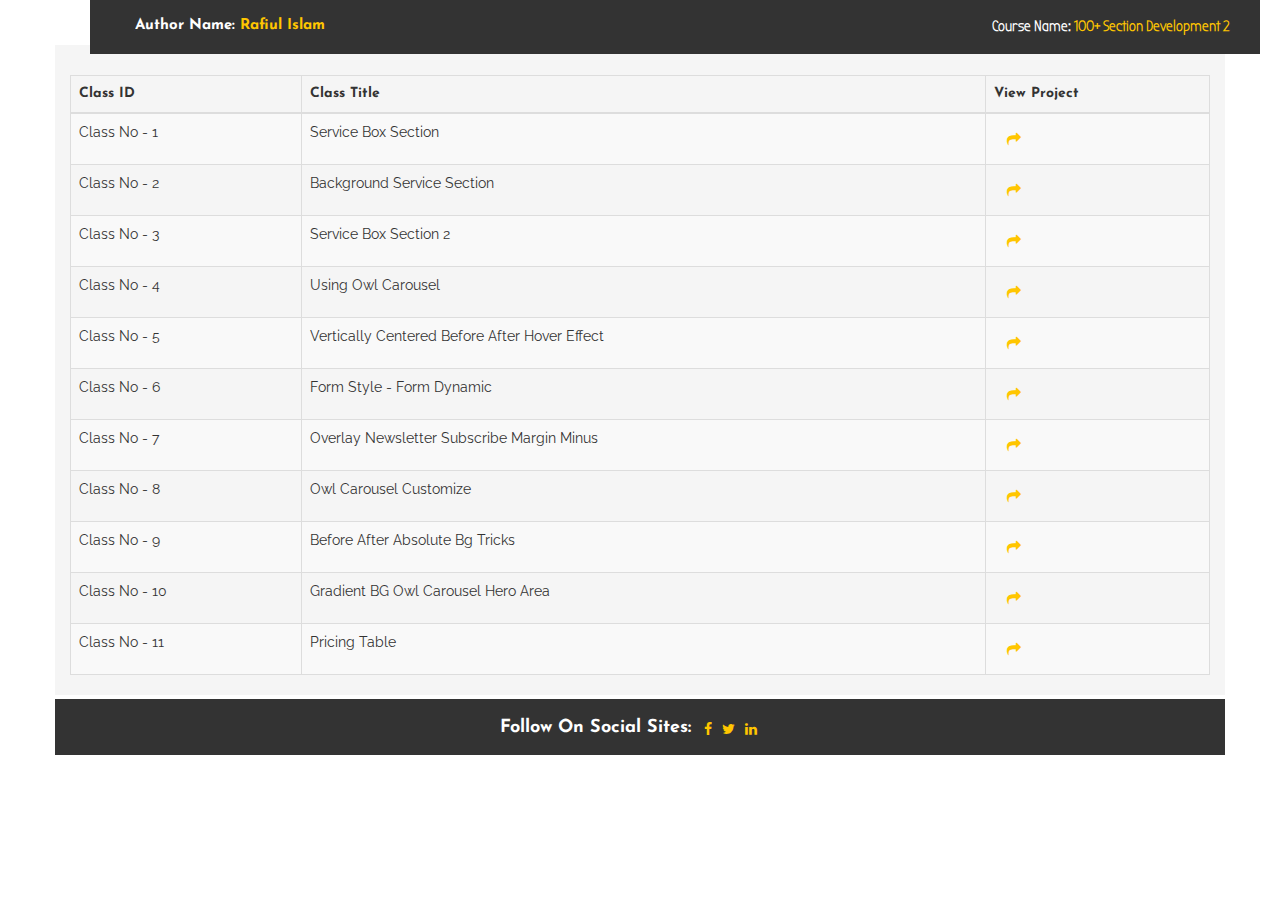
<file: index.html>
<!DOCTYPE html>
<html lang="en">
    <head>
        <meta charset="utf-8">
        <meta http-equiv="X-UA-Compatible" content="IE=edge">
        <meta name="viewport" content="width=device-width, initial-scale=1">

        <title>Rafiul Islam - Practise - 100+ Section Course 2</title>

        <link href="assets/css/bootstrap.min.css" rel="stylesheet">
        <link href="assets/css/font-awesome.min.css" rel="stylesheet">
        <link href="assets/css/style.css" rel="stylesheet">
        <link href="assets/css/responsive.css" rel="stylesheet">
        
    </head>
    <body>
        
        <section class="course-practise-header">
            <div class="container">
                <div class="row">
                    <div class="col-md-12 course-site-head">
                        <div class="col-md-6">
                            <!-- <div class="col-md-3 Author-bg">
                                
                            </div> -->
                            <h2 class="col-md-6 Author-Name">Author Name: <span class="highlight-color">Rafiul Islam</span></h2>
                        </div>
                        <div class="col-md-6">
                            <h2 class="Course-Name">Course Name:  <span class="highlight-color">100+ Section Development 2</span></h2>
                        </div>
                    </div>
                </div>
            </div>
        </section>

        <section class="class-list-view">
            <div class="container">
                <div class="row class-list-view-row">
                    <div class="col-md-12">
                        <div class="widget-content">
                    
                        <table class="table table-striped table-bordered">
                            <thead>
                                <tr>
                                    <th>Class ID</th>
                                    <th>Class Title</th>
                                    <th class="td-actions">View Project</th>
                                </tr>
                            </thead>
                            <tbody>

                                <tr>
                                    <td>Class No - 1</td>
                                    <td>Service Box Section</td>
                                    <td class="td-actions">
                                        <a href="class1-service-box-section/" class="btn btn-small" target="_blank">
                                            <i class="fa fa-share highlight-color" aria-hidden="true"></i>
                                        </a>
                                    </td>
                                </tr>
                                <tr>
                                    <td>Class No - 2</td>
                                    <td>Background Service Section</td>
                                    <td class="td-actions">
                                        <a href="class2-background-service-section/" class="btn btn-small" target="_blank">
                                            <i class="fa fa-share highlight-color" aria-hidden="true"></i>
                                        </a>
                                    </td>
                                </tr>
                                <tr>
                                    <td>Class No - 3</td>
                                    <td>Service Box Section 2</td>
                                    <td class="td-actions">
                                        <a href="class3-service-box-section-2/" class="btn btn-small" target="_blank">
                                            <i class="fa fa-share highlight-color" aria-hidden="true"></i>
                                        </a>
                                    </td>
                                </tr>
                                <tr>
                                    <td>Class No - 4</td>
                                    <td>Using Owl Carousel</td>
                                    <td class="td-actions">
                                        <a href="class4-using-owl-carousel/" class="btn btn-small" target="_blank">
                                            <i class="fa fa-share highlight-color" aria-hidden="true"></i>
                                        </a>
                                    </td>
                                </tr>
                                <tr>
                                    <td>Class No - 5</td>
                                    <td>Vertically Centered Before After Hover Effect</td>
                                    <td class="td-actions">
                                        <a href="class5-vertically-centered-before-after-hover-effect/" class="btn btn-small" target="_blank">
                                            <i class="fa fa-share highlight-color" aria-hidden="true"></i>
                                        </a>
                                    </td>
                                </tr>
                                <tr>
                                    <td>Class No - 6</td>
                                    <td>Form Style - Form Dynamic</td>
                                    <td class="td-actions">
                                        <a href="class6-form-style-form-dynamic/" class="btn btn-small" target="_blank">
                                            <i class="fa fa-share highlight-color" aria-hidden="true"></i>
                                        </a>
                                    </td>
                                </tr>
                                <tr>
                                    <td>Class No - 7</td>
                                    <td>Overlay Newsletter Subscribe Margin Minus</td>
                                    <td class="td-actions">
                                        <a href="class7-overlay-newsletter-subscribe-margin-minus/" class="btn btn-small" target="_blank">
                                            <i class="fa fa-share highlight-color" aria-hidden="true"></i>
                                        </a>
                                    </td>
                                </tr>
                                <tr>
                                    <td>Class No - 8</td>
                                    <td>Owl Carousel Customize</td>
                                    <td class="td-actions">
                                        <a href="class8-owl-carousel-customize/" class="btn btn-small" target="_blank">
                                            <i class="fa fa-share highlight-color" aria-hidden="true"></i>
                                        </a>
                                    </td>
                                </tr>
                                <tr>
                                    <td>Class No - 9</td>
                                    <td>Before After Absolute Bg Tricks</td>
                                    <td class="td-actions">
                                        <a href="class9-before-after-absolute-bg-tricks/" class="btn btn-small" target="_blank">
                                            <i class="fa fa-share highlight-color" aria-hidden="true"></i>
                                        </a>
                                    </td>
                                </tr>
                                <tr>
                                    <td>Class No - 10</td>
                                    <td>Gradient BG Owl Carousel Hero Area</td>
                                    <td class="td-actions">
                                        <a href="class10-gradient-bg-owl-carousel-hero-area/" class="btn btn-small" target="_blank">
                                            <i class="fa fa-share highlight-color" aria-hidden="true"></i>
                                        </a>
                                    </td>
                                </tr>
                                <tr>
                                    <td>Class No - 11</td>
                                    <td>Pricing Table</td>
                                    <td class="td-actions">
                                        <a href="class11-pricing-table/" class="btn btn-small" target="_blank">
                                            <i class="fa fa-share highlight-color" aria-hidden="true"></i>
                                        </a>
                                    </td>
                                </tr>


                                
                                </tbody>
                            </table>
                        
                    </div>
                    </div>
                </div>
            </div>
        </section>

        

        <section class="footer-main">
            <div class="container">
                <div class="row">
                    <div class="col-md-12 footer-main-content">

                        <h4>Follow On Social Sites:</h4>
                        <ul>
                            <li><a href="https://www.facebook.com/rafiul1009" target="_blank"><i class="fa fa-facebook" aria-hidden="true"></i></a></li>
                            <li><a href="https://twitter.com/rafiul1009" target="_blank"><i class="fa fa-twitter" aria-hidden="true"></i></a></li>
                            <li><a href="https://www.linkedin.com/in/rafiul-islam-1943b1b9/" target="_blank"><i class="fa fa-linkedin" aria-hidden="true"></i></a></li>
                        </ul>

                    </div>
                </div>
            </div>
        </section>





        <script src="assets/js/jquery.min.js"></script>
        <script src="assets/js/bootstrap.min.js"></script>
        <script src="assets/js/main.js"></script>
    </body>
</html>
</file>
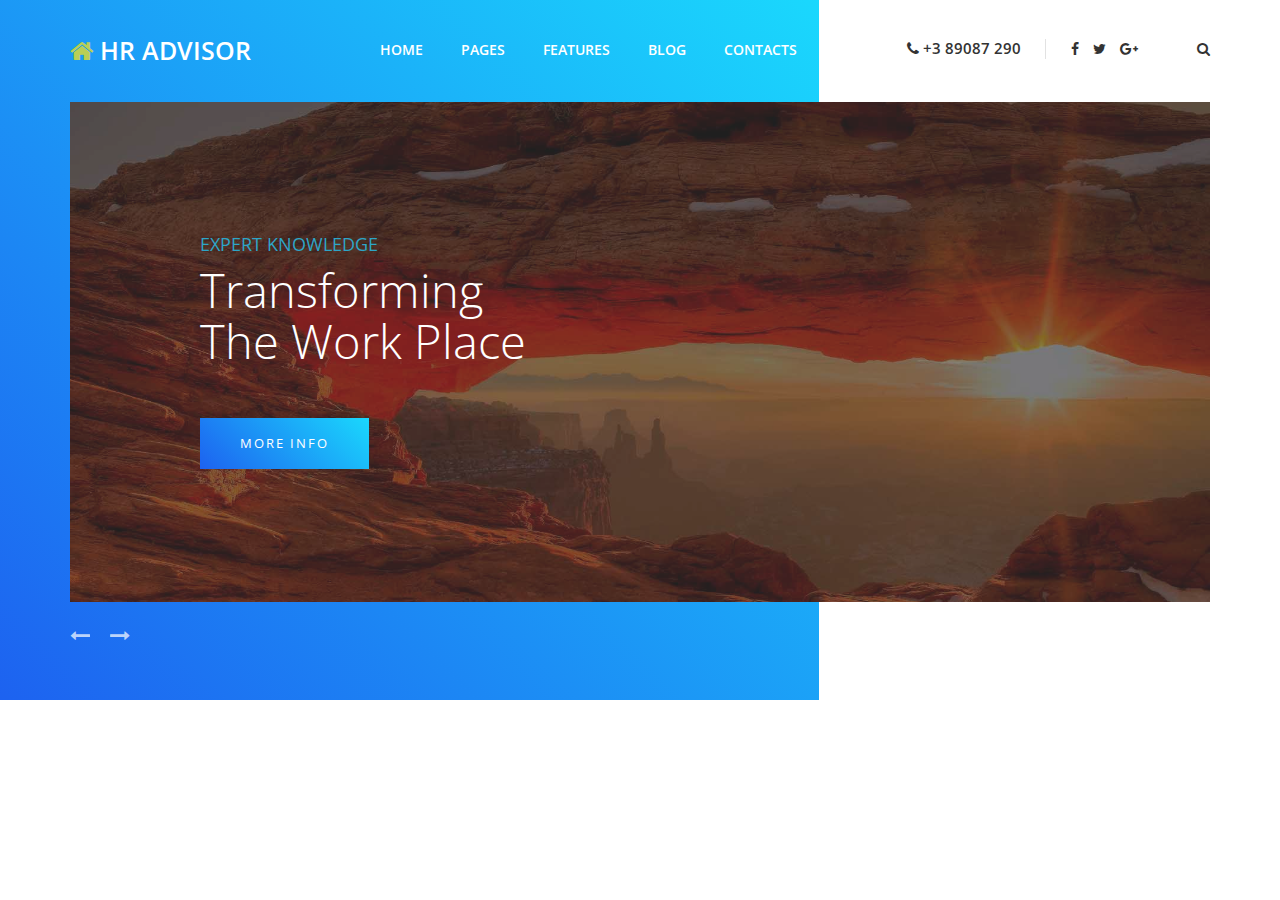
<file: class10-gradient-bg-owl-carousel-hero-area/index.html>
<!DOCTYPE html>
<html lang="en">
    <head>
        <meta charset="utf-8">
        <meta http-equiv="X-UA-Compatible" content="IE=edge">
        <meta name="viewport" content="width=device-width, initial-scale=1">

        <title>Class10 - Gradient BG Owl Carousel Hero Area</title>

        <link href="https://fonts.googleapis.com/css?family=Open+Sans:300,400,400i,600,600i,700,700i,900,900i" rel="stylesheet">

        <link href="assets/css/bootstrap.min.css" rel="stylesheet">
        <link href="assets/css/font-awesome.min.css" rel="stylesheet">
        <link href="assets/css/owl.carousel.min.css" rel="stylesheet">
        <link href="assets/css/style.css" rel="stylesheet">
        <link href="assets/css/responsive.css" rel="stylesheet">
        
    </head>
    <body>
        
        <div class="welcome-area">
            <div class="header-area">
                <div class="container">
                    <div class="row">
                        <div class="col-md-3">
                            <div class="logo"><a href="index.html"><i class="fa fa-home"></i> HR Advisor</a></div>
                        </div>
                        <div class="col-md-5">
                            <div class="mainmenu">
                                <ul>
                                    <li><a href="#">Home</a></li>
                                    <li><a href="#">Pages</a></li>
                                    <li><a href="#">Features</a></li>
                                    <li><a href="#">Blog</a></li>
                                    <li><a href="#">Contacts</a></li>
                                </ul>
                            </div>
                        </div>
                        <div class="col-md-4">
                            <div class="header-right-content text-right">
                                <a href="#" class="header-phone"><i class="fa fa-phone"></i> +3 89087 290</a>
                                <span class="social-links">
                                    <a href="#"><i class="fa fa-facebook"></i></a>
                                    <a href="#"><i class="fa fa-twitter"></i></a>
                                    <a href="#"><i class="fa fa-google-plus"></i></a>
                                </span>
                                <span class="search-icon"><i class="fa fa-search"></i></span>
                            </div>
                        </div>
                    </div>
                </div>
            </div>

            <div class="container">
                <div class="row">
                    <div class="col-md-12">
                        <div class="owl-carousel homepage-slides">
                            <div class="single-slide-item slide-bg-1">
                                <div class="slide-inner">
                                    <div class="slide-text">
                                        <h4>Expert Knowledge</h4>
                                        <h2>Transforming <br> The Work Place</h2>
                                        <a href="#" class="boxed-btn">More Info</a>
                                    </div>
                                </div>
                            </div>
                            <div class="single-slide-item slide-bg-2">
                                <div class="slide-inner">
                                    <div class="slide-text">
                                        <h4>Expert Knowledge</h4>
                                        <h2>Transforming <br> The Work Place</h2>
                                        <a href="#" class="boxed-btn">More Info</a>
                                    </div>
                                </div>
                            </div>
                            <div class="single-slide-item slide-bg-3">
                                <div class="slide-inner">
                                    <div class="slide-text">
                                        <h4>Expert Knowledge</h4>
                                        <h2>Transforming <br> The Work Place</h2>
                                        <a href="#" class="boxed-btn">More Info</a>
                                    </div>
                                </div>
                            </div>
                        </div>
                    </div>
                </div>
            </div>
        </div>
        


        <script src="assets/js/jquery-2.2.4.min.js"></script>
        <script src="assets/js/owl.carousel.min.js"></script>
        <script src="assets/js/bootstrap.min.js"></script>
        <script src="assets/js/main.js"></script>
    </body>
</html>
</file>
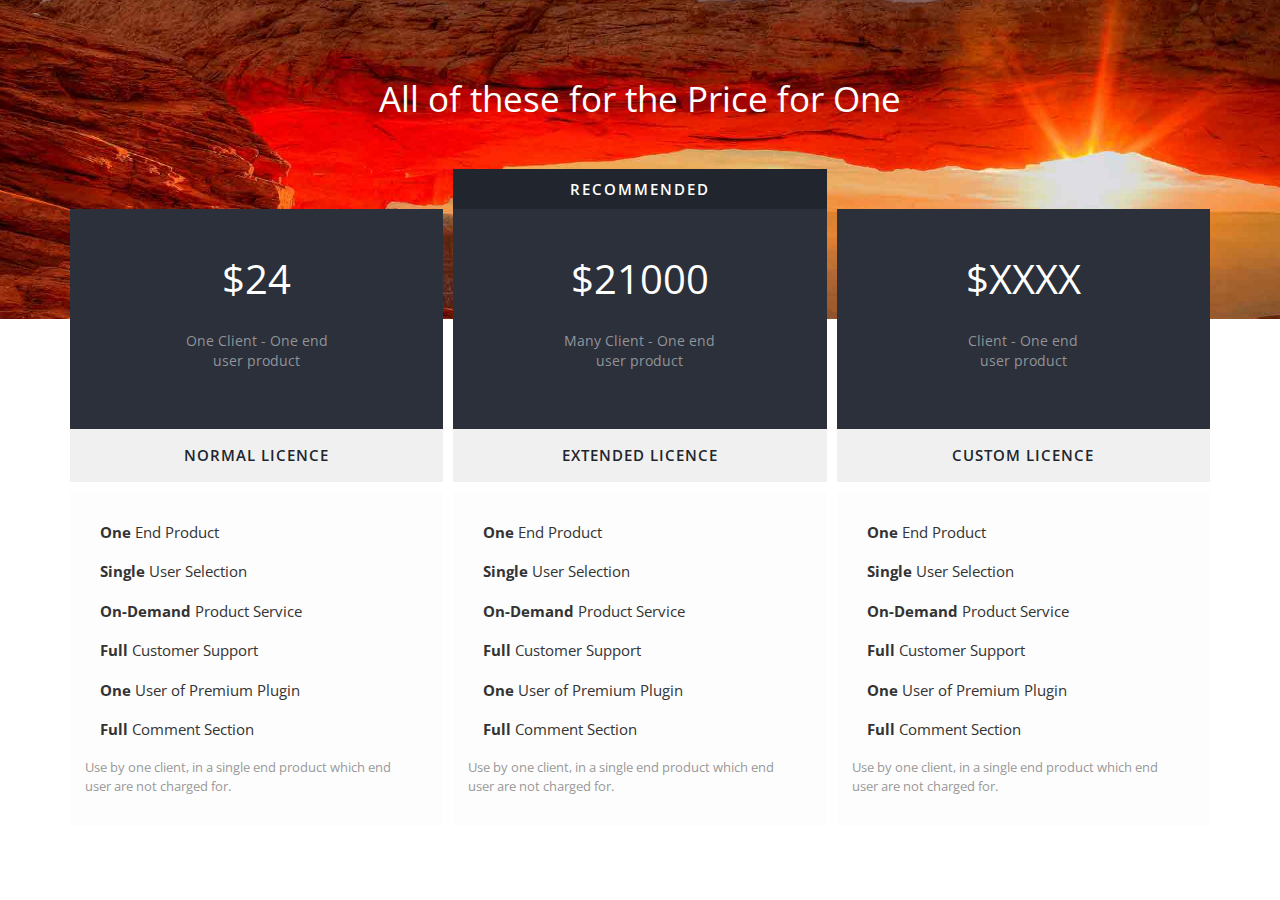
<file: class11-pricing-table/index.html>
<!DOCTYPE html>
<html lang="en">
    <head>
        <meta charset="utf-8">
        <meta http-equiv="X-UA-Compatible" content="IE=edge">
        <meta name="viewport" content="width=device-width, initial-scale=1">

        <title>Class11 - Pricing Table</title>

        <link href="https://fonts.googleapis.com/css?family=Open+Sans:300,400,400i,600,600i,700,700i,900,900i" rel="stylesheet">

        <link href="assets/css/bootstrap.min.css" rel="stylesheet">
        <link href="assets/css/font-awesome.min.css" rel="stylesheet">
        <link href="assets/css/owl.carousel.min.css" rel="stylesheet">
        <link href="assets/css/style.css" rel="stylesheet">
        <link href="assets/css/responsive.css" rel="stylesheet">
        
    </head>
    <body>
        
        <div class="section-padding pricing-title-wrap">
            <div class="container">
                <div class="row">
                    <div class="col-md-12">
                        <h2>All of these for the Price for One</h2>
                    </div>
                </div>
            </div>
        </div>

        <div class="pricing-list-wrap">
            <div class="container">
                <div class="row">
                    <div class="col-md-4">
                        <div class="pricing-header">
                            <div class="pricing-header-inner">
                                <h2>$24</h2>
                                <p>One Client - One end <br> user product</p>
                            </div>
                        </div>
                        <p class="pricing-subtitle">Normal Licence</p>
                        <div class="pricing-content">
                            <p><strong>One</strong> End Product</p>
                            <p><strong>Single</strong> User Selection</p>
                            <p><strong>On-Demand</strong> Product Service</p>
                            <p><strong>Full</strong> Customer Support</p>
                            <p><strong>One</strong> User of Premium Plugin</p>
                            <p><strong>Full</strong> Comment Section</p>

                            <p class="pricing-note">Use by one client, in a single end product which end user are not charged for.</p>
                        </div>
                    </div>
                    <div class="col-md-4">
                        <div class="pricing-header">
                            <div class="pricing-header-inner">
                                <h2>$21000</h2>
                                <p>Many Client - One end <br> user product</p>
                            </div>
                            <p class="special-pricing-text">Recommended</p>
                        </div>
                        <p class="pricing-subtitle">Extended Licence</p>
                        <div class="pricing-content">
                            <p><strong>One</strong> End Product</p>
                            <p><strong>Single</strong> User Selection</p>
                            <p><strong>On-Demand</strong> Product Service</p>
                            <p><strong>Full</strong> Customer Support</p>
                            <p><strong>One</strong> User of Premium Plugin</p>
                            <p><strong>Full</strong> Comment Section</p>
                            
                            <p class="pricing-note">Use by one client, in a single end product which end user are not charged for.</p>
                        </div>
                    </div>
                    <div class="col-md-4">
                        <div class="pricing-header">
                            <div class="pricing-header-inner">
                                <h2>$XXXX</h2>
                                <p>Client - One end <br> user product</p>
                            </div>
                        </div>
                        <p class="pricing-subtitle">Custom Licence</p>
                        <div class="pricing-content">
                            <p><strong>One</strong> End Product</p>
                            <p><strong>Single</strong> User Selection</p>
                            <p><strong>On-Demand</strong> Product Service</p>
                            <p><strong>Full</strong> Customer Support</p>
                            <p><strong>One</strong> User of Premium Plugin</p>
                            <p><strong>Full</strong> Comment Section</p>
                            
                            <p class="pricing-note">Use by one client, in a single end product which end user are not charged for.</p>
                        </div>
                    </div>
                </div>
            </div>
        </div>
        


        <script src="assets/js/jquery-2.2.4.min.js"></script>
        <script src="assets/js/owl.carousel.min.js"></script>
        <script src="assets/js/bootstrap.min.js"></script>
        <script src="assets/js/main.js"></script>
    </body>
</html>
</file>
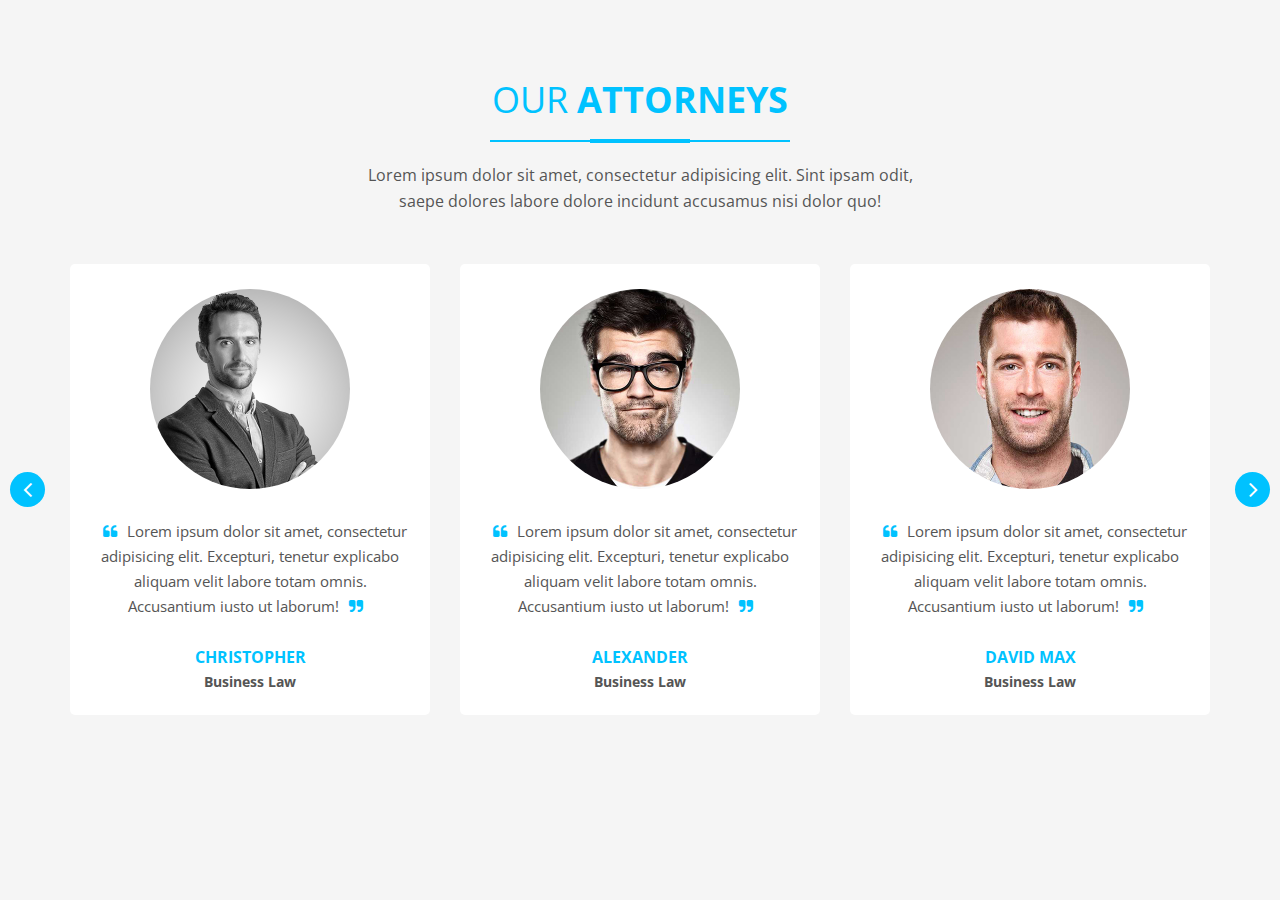
<file: class4-using-owl-carousel/index.html>
<!DOCTYPE html>
<html lang="en">
    <head>
        <meta charset="utf-8">
        <meta http-equiv="X-UA-Compatible" content="IE=edge">
        <meta name="viewport" content="width=device-width, initial-scale=1">

        <title>Class4 - Using Owl Carousel</title>

        <link href="https://fonts.googleapis.com/css?family=Open+Sans:400,400i,600,600i,700,700i" rel="stylesheet">

        <link href="assets/css/bootstrap.min.css" rel="stylesheet">
        <link href="assets/css/font-awesome.min.css" rel="stylesheet">
        <link href="assets/css/owl.carousel.min.css" rel="stylesheet">
        <link href="assets/css/style.css" rel="stylesheet">
        <link href="assets/css/responsive.css" rel="stylesheet">
        
    </head>
    <body>
        
        <div class="section-padding">
            <div class="container">
                <div class="row">
                    <div class="col-md-6 col-md-offset-3 text-center">
                        <div class="section-title">
                            <h2>Our <strong>Attorneys</strong></h2>
                            <span class="section-title-separator"></span>
                            <p>Lorem ipsum dolor sit amet, consectetur adipisicing elit. Sint ipsam odit, saepe dolores labore dolore incidunt accusamus nisi dolor quo!</p>
                        </div>
                    </div>
                </div>

                <div class="row">
                    <div class="col-md-12">
                        <div class="owl-carousel team-carousel">
                            <div class="single-team-box">
                                <img src="assets/img/image1.jpg" alt="">
                                <p class="team-description"><span><i class="fa fa-quote-left"></i></span>Lorem ipsum dolor sit amet, consectetur adipisicing elit. Excepturi, tenetur explicabo aliquam velit labore totam omnis. Accusantium iusto ut laborum!<span><i class="fa fa-quote-right"></i></span></p>
                                <h4>Christopher <span>Business Law</span></h4>
                            </div>
                            <div class="single-team-box">
                                <img src="assets/img/image2.jpg" alt="">
                                <p class="team-description"><span><i class="fa fa-quote-left"></i></span>Lorem ipsum dolor sit amet, consectetur adipisicing elit. Excepturi, tenetur explicabo aliquam velit labore totam omnis. Accusantium iusto ut laborum!<span><i class="fa fa-quote-right"></i></span></p>
                                <h4>Alexander <span>Business Law</span></h4>
                            </div>
                            <div class="single-team-box">
                                <img src="assets/img/image3.jpg" alt="">
                                <p class="team-description"><span><i class="fa fa-quote-left"></i></span>Lorem ipsum dolor sit amet, consectetur adipisicing elit. Excepturi, tenetur explicabo aliquam velit labore totam omnis. Accusantium iusto ut laborum!<span><i class="fa fa-quote-right"></i></span></p>
                                <h4>David Max <span>Business Law</span></h4>
                            </div>
                            <div class="single-team-box">
                                <img src="assets/img/image4.jpg" alt="">
                                <p class="team-description"><span><i class="fa fa-quote-left"></i></span>Lorem ipsum dolor sit amet, consectetur adipisicing elit. Excepturi, tenetur explicabo aliquam velit labore totam omnis. Accusantium iusto ut laborum!<span><i class="fa fa-quote-right"></i></span></p>
                                <h4>James Bond <span>Business Law</span></h4>
                            </div>
                        </div>
                    </div>
                </div>

            </div>
        </div>

        <script src="assets/js/jquery-2.2.4.min.js"></script>
        <script src="assets/js/owl.carousel.min.js"></script>
        <script src="assets/js/bootstrap.min.js"></script>
        <script src="assets/js/main.js"></script>
    </body>
</html>
</file>
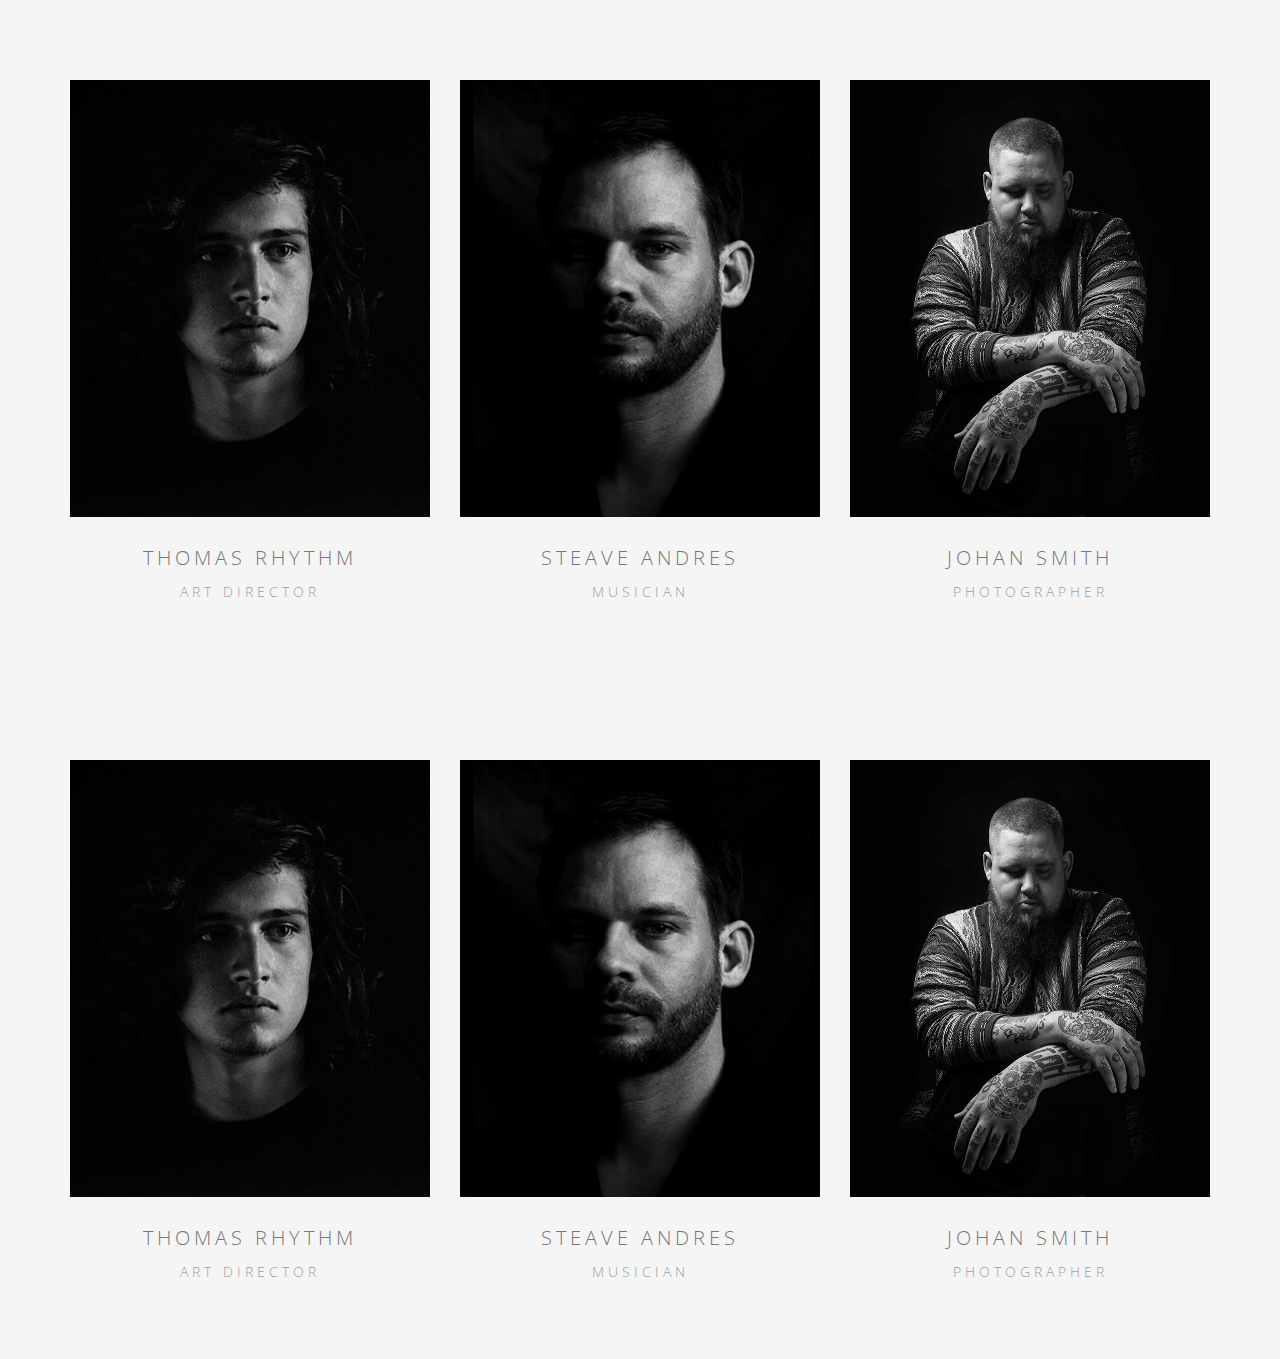
<file: class5-vertically-centered-before-after-hover-effect/index.html>
<!DOCTYPE html>
<html lang="en">
    <head>
        <meta charset="utf-8">
        <meta http-equiv="X-UA-Compatible" content="IE=edge">
        <meta name="viewport" content="width=device-width, initial-scale=1">

        <title>Class5 - Vertically Centered Before After Hover Effect</title>

        <link href="https://fonts.googleapis.com/css?family=Open+Sans:300,400,400i,600,600i,700,700i" rel="stylesheet">

        <link href="assets/css/bootstrap.min.css" rel="stylesheet">
        <link href="assets/css/font-awesome.min.css" rel="stylesheet">
        <link href="assets/css/owl.carousel.min.css" rel="stylesheet">
        <link href="assets/css/style.css" rel="stylesheet">
        <link href="assets/css/responsive.css" rel="stylesheet">
        
    </head>
    <body>
        
        <div class="section-padding">
            <div class="container">
                <div class="row">
                    <div class="col-md-4">
                        <div class="single-team-box">
                            <div class="author-img">
                                <img src="assets/img/man-1.jpg" alt="">

                                <div class="author-img-hover author-img-hover-1">
                                    <div class="author-img-hover-inner">
                                        <div class="author-img-hover-wrap">
                                            <h2>Nice to meet!</h2>
                                            <p>Lorem ipsum dolor sit amet, consectetur adipisicing elit.</p>

                                            <div class="social-links">
                                                <a href="#"><i class="fa fa-facebook"></i></a>
                                                <a href="#"><i class="fa fa-twitter"></i></a>
                                                <a href="#"><i class="fa fa-pinterest"></i></a>
                                            </div>
                                        </div>
                                    </div>
                                </div>
                            </div>

                            <h3>Thomas Rhythm <span>Art director</span></h3>
                        </div>
                    </div>
                    <div class="col-md-4">
                        <div class="single-team-box">
                            <div class="author-img">
                                <img src="assets/img/man-2.jpg" alt="">

                                <div class="author-img-hover author-img-hover-2">
                                    <div class="author-img-hover-inner">
                                        <div class="author-img-hover-wrap">
                                            <h2>Nice to meet!</h2>
                                            <p>Lorem ipsum dolor sit amet, consectetur adipisicing elit.</p>

                                            <div class="social-links">
                                                <a href="#"><i class="fa fa-facebook"></i></a>
                                                <a href="#"><i class="fa fa-twitter"></i></a>
                                                <a href="#"><i class="fa fa-pinterest"></i></a>
                                            </div>
                                        </div>
                                    </div>
                                </div>
                            </div>

                            <h3>Steave andres <span>Musician</span></h3>
                        </div>
                    </div>
                    <div class="col-md-4">
                        <div class="single-team-box">
                            <div class="author-img">
                                <img src="assets/img/man-3.jpg" alt="">

                                <div class="author-img-hover author-img-hover-3">
                                    <div class="author-img-hover-inner">
                                        <div class="author-img-hover-wrap">
                                            <h2>Nice to meet!</h2>
                                            <p>Lorem ipsum dolor sit amet, consectetur adipisicing elit.</p>

                                            <div class="social-links">
                                                <a href="#"><i class="fa fa-facebook"></i></a>
                                                <a href="#"><i class="fa fa-twitter"></i></a>
                                                <a href="#"><i class="fa fa-pinterest"></i></a>
                                            </div>
                                        </div>
                                    </div>
                                </div>
                            </div>

                            <h3>Johan smith <span>photographer</span></h3>
                        </div>
                    </div>
                </div>
            </div>
        </div>


        
        <div class="section-padding">
            <div class="container">
                <div class="row">
                    <div class="col-md-4">
                        <div class="single-team-box">
                            <div class="author-img">
                                <img src="assets/img/man-1.jpg" alt="">

                                <div class="author-img-hover author-img-hover-4">
                                    <div class="author-img-hover-inner">
                                        <div class="author-img-hover-wrap">
                                            <h2>Nice to meet!</h2>
                                            <p>Lorem ipsum dolor sit amet, consectetur adipisicing elit.</p>

                                            <div class="social-links">
                                                <a href="#"><i class="fa fa-facebook"></i></a>
                                                <a href="#"><i class="fa fa-twitter"></i></a>
                                                <a href="#"><i class="fa fa-pinterest"></i></a>
                                            </div>
                                        </div>
                                    </div>
                                </div>
                            </div>

                            <h3>Thomas Rhythm <span>Art director</span></h3>
                        </div>
                    </div>
                    <div class="col-md-4">
                        <div class="single-team-box">
                            <div class="author-img">
                                <img src="assets/img/man-2.jpg" alt="">

                                <div class="author-img-hover author-img-hover-5">
                                    <div class="author-img-hover-inner">
                                        <div class="author-img-hover-wrap">
                                            <h2>Nice to meet!</h2>
                                            <p>Lorem ipsum dolor sit amet, consectetur adipisicing elit.</p>

                                            <div class="social-links">
                                                <a href="#"><i class="fa fa-facebook"></i></a>
                                                <a href="#"><i class="fa fa-twitter"></i></a>
                                                <a href="#"><i class="fa fa-pinterest"></i></a>
                                            </div>
                                        </div>
                                    </div>
                                </div>
                            </div>

                            <h3>Steave andres <span>Musician</span></h3>
                        </div>
                    </div>
                    <div class="col-md-4">
                        <div class="single-team-box">
                            <div class="author-img">
                                <img src="assets/img/man-3.jpg" alt="">

                                <div class="author-img-hover author-img-hover-6">
                                    <div class="author-img-hover-inner">
                                        <div class="author-img-hover-wrap">
                                            <h2>Nice to meet!</h2>
                                            <p>Lorem ipsum dolor sit amet, consectetur adipisicing elit.</p>

                                            <div class="social-links">
                                                <a href="#"><i class="fa fa-facebook"></i></a>
                                                <a href="#"><i class="fa fa-twitter"></i></a>
                                                <a href="#"><i class="fa fa-pinterest"></i></a>
                                            </div>
                                        </div>
                                    </div>
                                </div>
                            </div>

                            <h3>Johan smith <span>photographer</span></h3>
                        </div>
                    </div>
                </div>
            </div>
        </div>


        <script src="assets/js/jquery-2.2.4.min.js"></script>
        <script src="assets/js/owl.carousel.min.js"></script>
        <script src="assets/js/bootstrap.min.js"></script>
        <script src="assets/js/main.js"></script>
    </body>
</html>
</file>
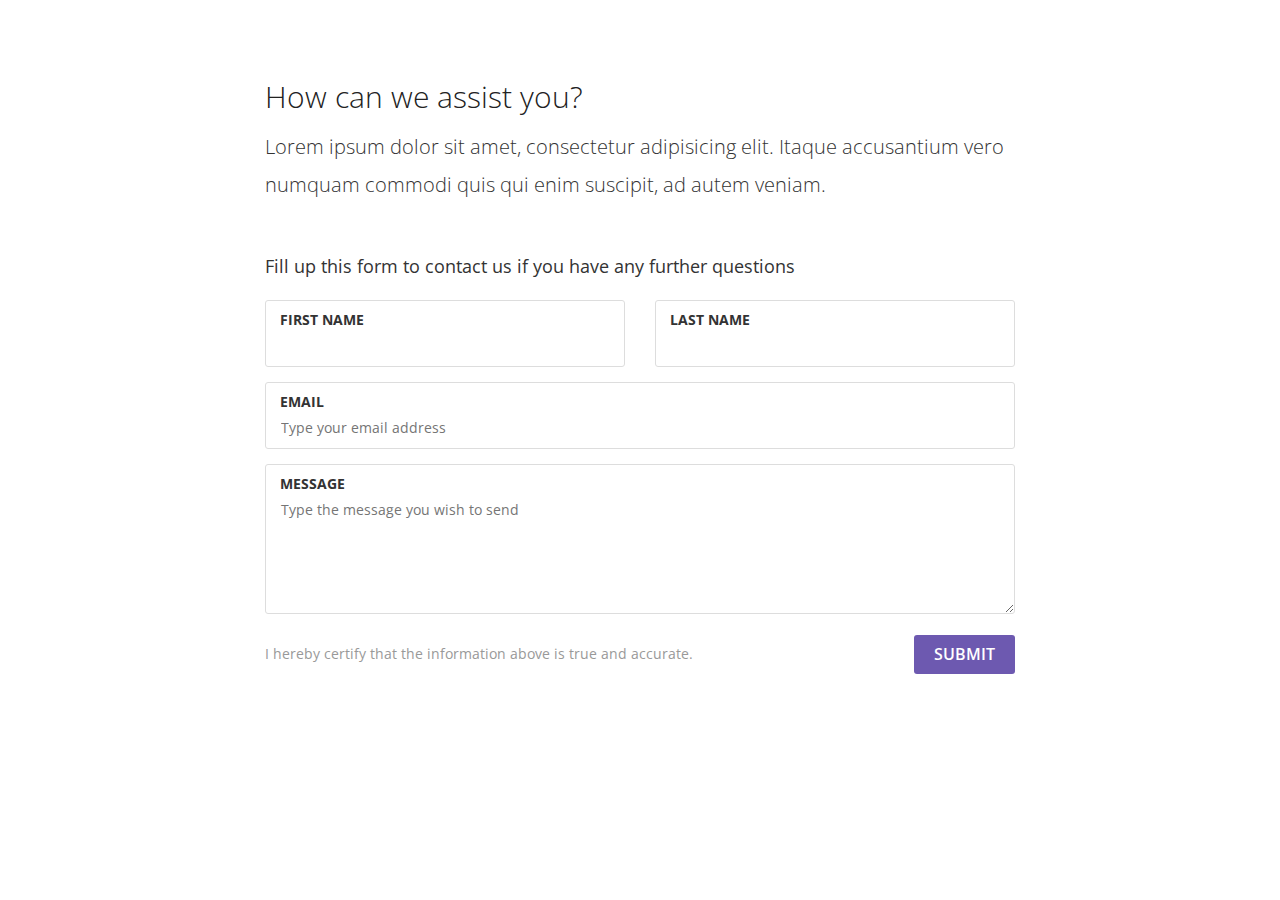
<file: class6-form-style-form-dynamic/index.html>
<!DOCTYPE html>
<html lang="en">
    <head>
        <meta charset="utf-8">
        <meta http-equiv="X-UA-Compatible" content="IE=edge">
        <meta name="viewport" content="width=device-width, initial-scale=1">

        <title>Class6 - Form Style - Form Dynamic</title>

        <link href="https://fonts.googleapis.com/css?family=Open+Sans:300,400,400i,600,600i,700,700i" rel="stylesheet">

        <link href="assets/css/bootstrap.min.css" rel="stylesheet">
        <link href="assets/css/font-awesome.min.css" rel="stylesheet">
        <link href="assets/css/owl.carousel.min.css" rel="stylesheet">
        <link href="assets/css/style.css" rel="stylesheet">
        <link href="assets/css/responsive.css" rel="stylesheet">
        
    </head>
    <body>
        
        <div class="section-padding">
            <div class="container">
                <div class="row">
                    <div class="col-md-8 col-md-offset-2">
                        <div class="section-title">
                            <h2>How can we assist you?</h2>
                            <p>Lorem ipsum dolor sit amet, consectetur adipisicing elit. Itaque accusantium vero numquam commodi quis qui enim suscipit, ad autem veniam.</p>
                        </div>

                        <div class="contact-us-form">
                            <p class="contact-heading">Fill up this form to contact us if you have any further questions</p>

                            <form action="https://formspree.io/rafiul1009@outlook.com" method="POST">
                                <div class="row">
                                    <div class="col-md-6">
                                        <p class="form-element">
                                            <label for="firstname">First name</label>
                                            <input type="text" id="firstname" name="firstname">
                                        </p>
                                    </div>
                                    <div class="col-md-6">
                                        <p class="form-element">
                                            <label for="lastname">Last name</label>
                                            <input type="text" id="lastname" name="lastname">
                                        </p>
                                    </div>
                                </div>
                                <p class="form-element">
                                    <label for="email">Email</label>
                                    <input type="email" id="email" name="email" placeholder="Type your email address">
                                </p>
                                <p class="form-element">
                                    <label for="message">Message</label>
                                    <textarea name="message" id="message" cols="30" rows="10" placeholder="Type the message you wish to send"></textarea>
                                </p>

                                <div class="row">
                                    <div class="col-md-8">
                                        <p class="small-text">I hereby certify that the information above is true and accurate.</p>
                                    </div>
                                    <div class="col-md-4">
                                        <input type="submit" value="submit">
                                    </div>
                                </div>
                            </form>
                        </div>
                    </div>
                </div>
            </div>
        </div>



        <script src="assets/js/jquery-2.2.4.min.js"></script>
        <script src="assets/js/owl.carousel.min.js"></script>
        <script src="assets/js/bootstrap.min.js"></script>
        <script src="assets/js/main.js"></script>
    </body>
</html>
</file>
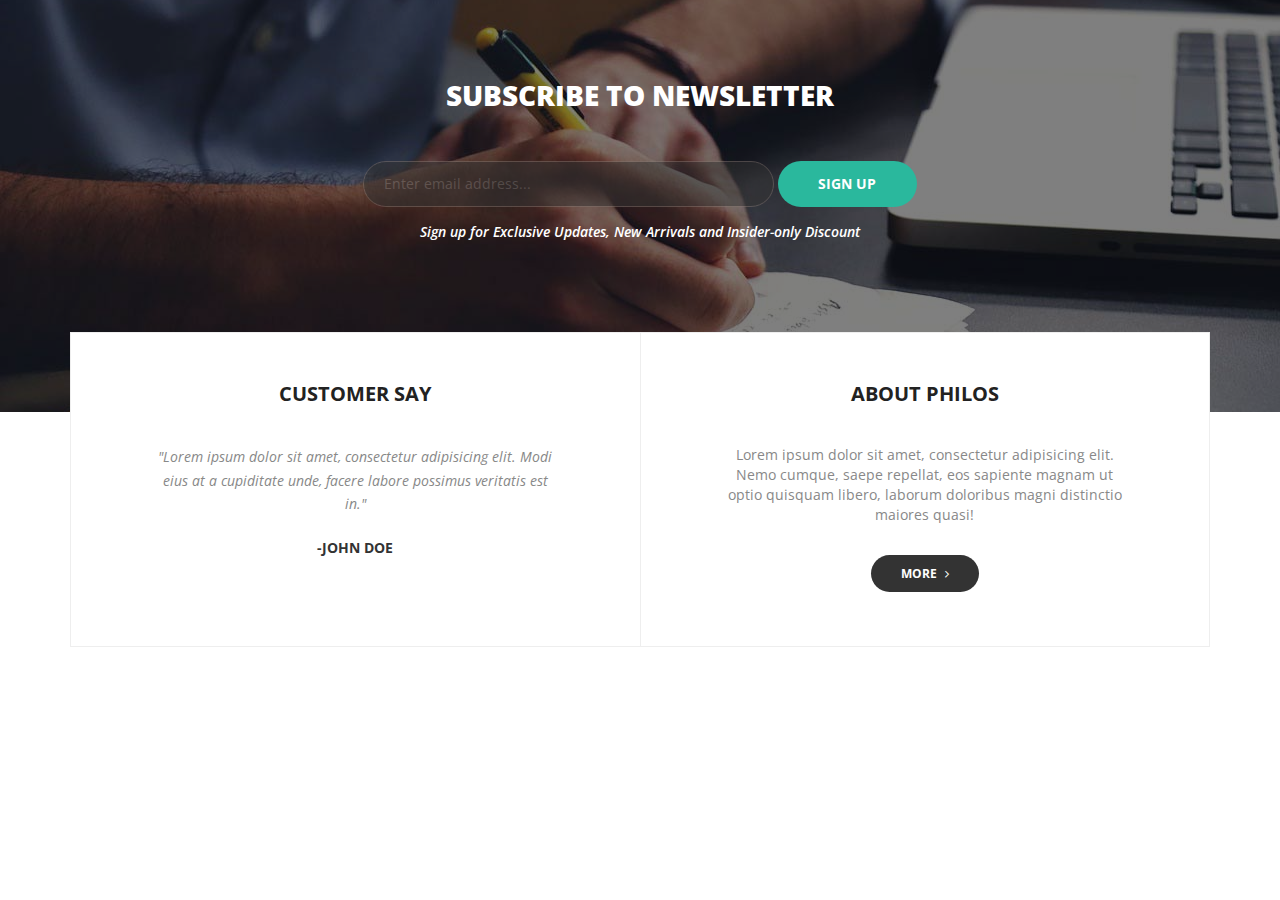
<file: class7-overlay-newsletter-subscribe-margin-minus/index.html>
<!DOCTYPE html>
<html lang="en">
    <head>
        <meta charset="utf-8">
        <meta http-equiv="X-UA-Compatible" content="IE=edge">
        <meta name="viewport" content="width=device-width, initial-scale=1">

        <title>Class7 - Overlay Newsletter Subscribe Margin Minus</title>

        <link href="https://fonts.googleapis.com/css?family=Open+Sans:300,400,400i,600,600i,700,700i,900,900i" rel="stylesheet">

        <link href="assets/css/bootstrap.min.css" rel="stylesheet">
        <link href="assets/css/font-awesome.min.css" rel="stylesheet">
        <link href="assets/css/owl.carousel.min.css" rel="stylesheet">
        <link href="assets/css/style.css" rel="stylesheet">
        <link href="assets/css/responsive.css" rel="stylesheet">
        
    </head>
    <body>
        
        <div class="section-padding newsletter-bg">
            <div class="container">
                <div class="row">
                    <div class="col-md-6 col-md-offset-3">
                        <h2>Subscribe to newsletter</h2>

                        <div class="newsletter-form">
                            <form action="index.html">
                                <input type="email" name="email" placeholder="Enter email address...">
                                <input type="submit" value="sign up">
                            </form>

                            <p class="newsletter-text">Sign up for Exclusive Updates, New Arrivals and Insider-only Discount</p>
                        </div>
                    </div>
                </div>
            </div>
        </div>

        <div class="section-padding">
            <div class="container">
                <div class="row">
                    <div class="col-md-12">
                        <div class="bordered-boxes">
                            <div class="single-bordered-box">
                                <h3>Customer say</h3>

                                <div class="single-testimonial-box">
                                    <p>"Lorem ipsum dolor sit amet, consectetur adipisicing elit. Modi eius at a cupiditate unde, facere labore possimus veritatis est in."</p>

                                    <p class="author-name">-John Doe</p>
                                </div>
                            </div>
                            <div class="single-bordered-box">
                                <h3>About Philos</h3>

                                <p>Lorem ipsum dolor sit amet, consectetur adipisicing elit. Nemo cumque, saepe repellat, eos sapiente magnam ut optio quisquam libero, laborum doloribus magni distinctio maiores quasi!</p>
                                <a href="" class="boxed-btn">More <i class="fa fa-angle-right"></i></a>
                            </div>
                        </div>
                    </div>
                </div>
            </div>
        </div>



        <script src="assets/js/jquery-2.2.4.min.js"></script>
        <script src="assets/js/owl.carousel.min.js"></script>
        <script src="assets/js/bootstrap.min.js"></script>
        <script src="assets/js/main.js"></script>
    </body>
</html>
</file>
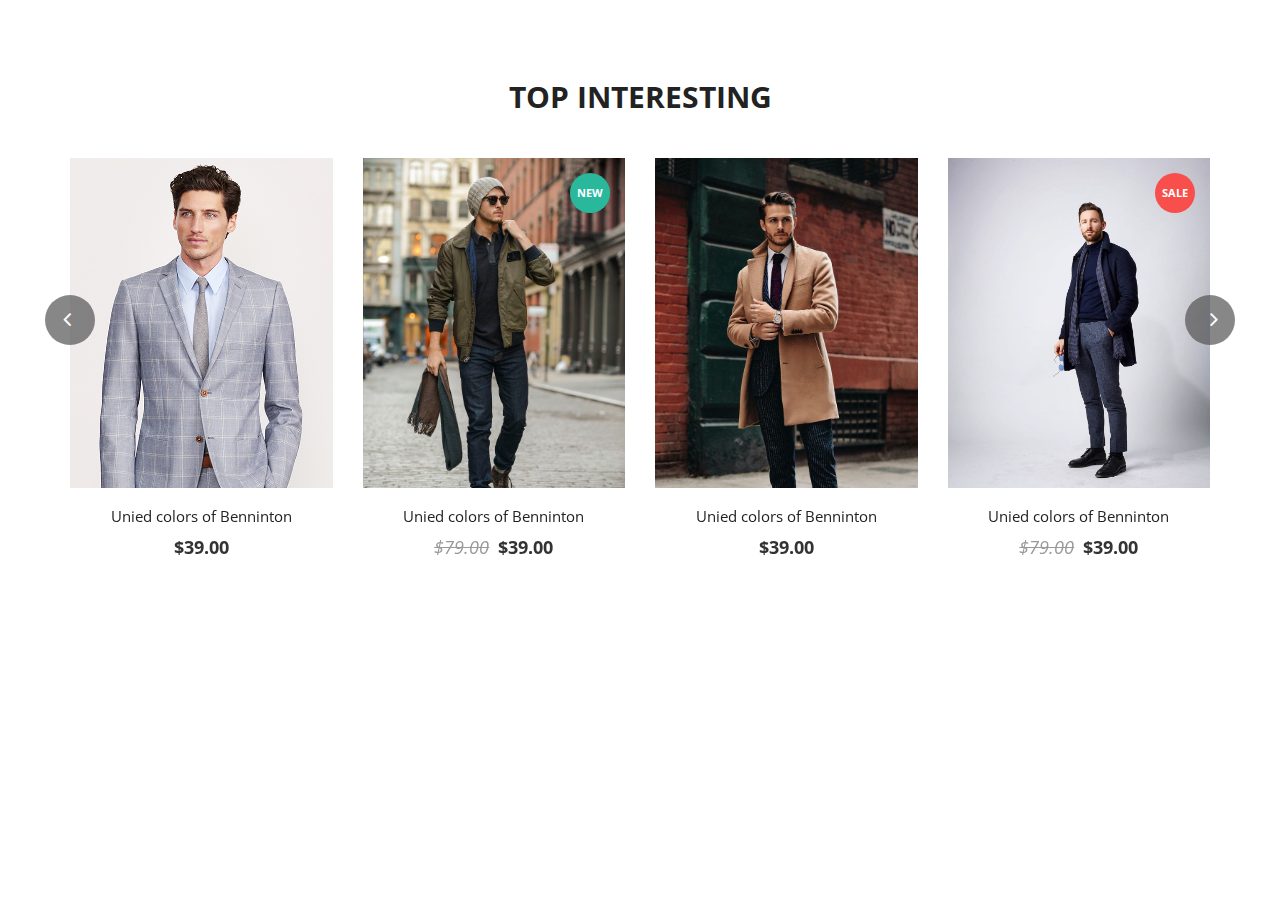
<file: class8-owl-carousel-customize/index.html>
<!DOCTYPE html>
<html lang="en">
    <head>
        <meta charset="utf-8">
        <meta http-equiv="X-UA-Compatible" content="IE=edge">
        <meta name="viewport" content="width=device-width, initial-scale=1">

        <title>Class8 - Owl Carousel Customize</title>

        <link href="https://fonts.googleapis.com/css?family=Open+Sans:400,400i,600,600i,700,700i" rel="stylesheet">

        <link href="assets/css/bootstrap.min.css" rel="stylesheet">
        <link href="assets/css/font-awesome.min.css" rel="stylesheet">
        <link href="assets/css/owl.carousel.min.css" rel="stylesheet">
        <link href="assets/css/style.css" rel="stylesheet">
        <link href="assets/css/responsive.css" rel="stylesheet">
        
    </head>
    <body>
        
        <div class="section-padding">
            <div class="container">
                <div class="row">
                    <div class="col-md-6 col-md-offset-3 text-center">
                        <div class="section-title">
                            <h2>Top interesting</h2>
                        </div>
                    </div>
                </div>

                <div class="row">
                    <div class="col-md-12">
                        <div class="owl-carousel product-carousel">
                            <div class="single-product-box">
                                <div class="product-box-bg product-box-bg-1">
                                    <span class="ticker ticker-none"></span>

                                    <div class="product-bottom-hover">
                                        <a href=""><i class="fa fa-shopping-cart"></i></a>
                                        <a href=""><i class="fa fa-heart"></i></a>
                                        <a href=""><i class="fa fa-eye"></i></a>
                                    </div>
                                </div>

                                <h4>Unied colors of Benninton</h4>
                                <span class="product-price-current">$39.00</span>
                            </div>
                            <div class="single-product-box">
                                <div class="product-box-bg product-box-bg-2">
                                    <span class="ticker ticker-green">New</span>

                                    <div class="product-bottom-hover">
                                        <a href=""><i class="fa fa-shopping-cart"></i></a>
                                        <a href=""><i class="fa fa-heart"></i></a>
                                        <a href=""><i class="fa fa-eye"></i></a>
                                    </div>
                                </div>

                                <h4>Unied colors of Benninton</h4>
                                <span class="product-price-old">$79.00</span>
                                <span class="product-price-current">$39.00</span>
                            </div>
                            <div class="single-product-box">
                                <div class="product-box-bg product-box-bg-3">
                                    <span class="ticker ticker-none"></span>

                                    <div class="product-bottom-hover">
                                        <a href=""><i class="fa fa-shopping-cart"></i></a>
                                        <a href=""><i class="fa fa-heart"></i></a>
                                        <a href=""><i class="fa fa-eye"></i></a>
                                    </div>
                                </div>

                                <h4>Unied colors of Benninton</h4>
                                <span class="product-price-current">$39.00</span>
                            </div>
                            <div class="single-product-box">
                                <div class="product-box-bg product-box-bg-4">
                                    <span class="ticker ticker-red">Sale</span>

                                    <div class="product-bottom-hover">
                                        <a href=""><i class="fa fa-shopping-cart"></i></a>
                                        <a href=""><i class="fa fa-heart"></i></a>
                                        <a href=""><i class="fa fa-eye"></i></a>
                                    </div>
                                </div>

                                <h4>Unied colors of Benninton</h4>
                                <span class="product-price-old">$79.00</span>
                                <span class="product-price-current">$39.00</span>
                            </div>
                            <div class="single-product-box">
                                <div class="product-box-bg product-box-bg-5">
                                    <span class="ticker ticker-green">New</span>

                                    <div class="product-bottom-hover">
                                        <a href=""><i class="fa fa-shopping-cart"></i></a>
                                        <a href=""><i class="fa fa-heart"></i></a>
                                        <a href=""><i class="fa fa-eye"></i></a>
                                    </div>
                                </div>

                                <h4>Unied colors of Benninton</h4>
                                <span class="product-price-current">$39.00</span>
                            </div>
                        </div>
                    </div>
                </div>

            </div>
        </div>

        <script src="assets/js/jquery-2.2.4.min.js"></script>
        <script src="assets/js/owl.carousel.min.js"></script>
        <script src="assets/js/bootstrap.min.js"></script>
        <script src="assets/js/main.js"></script>
    </body>
</html>
</file>
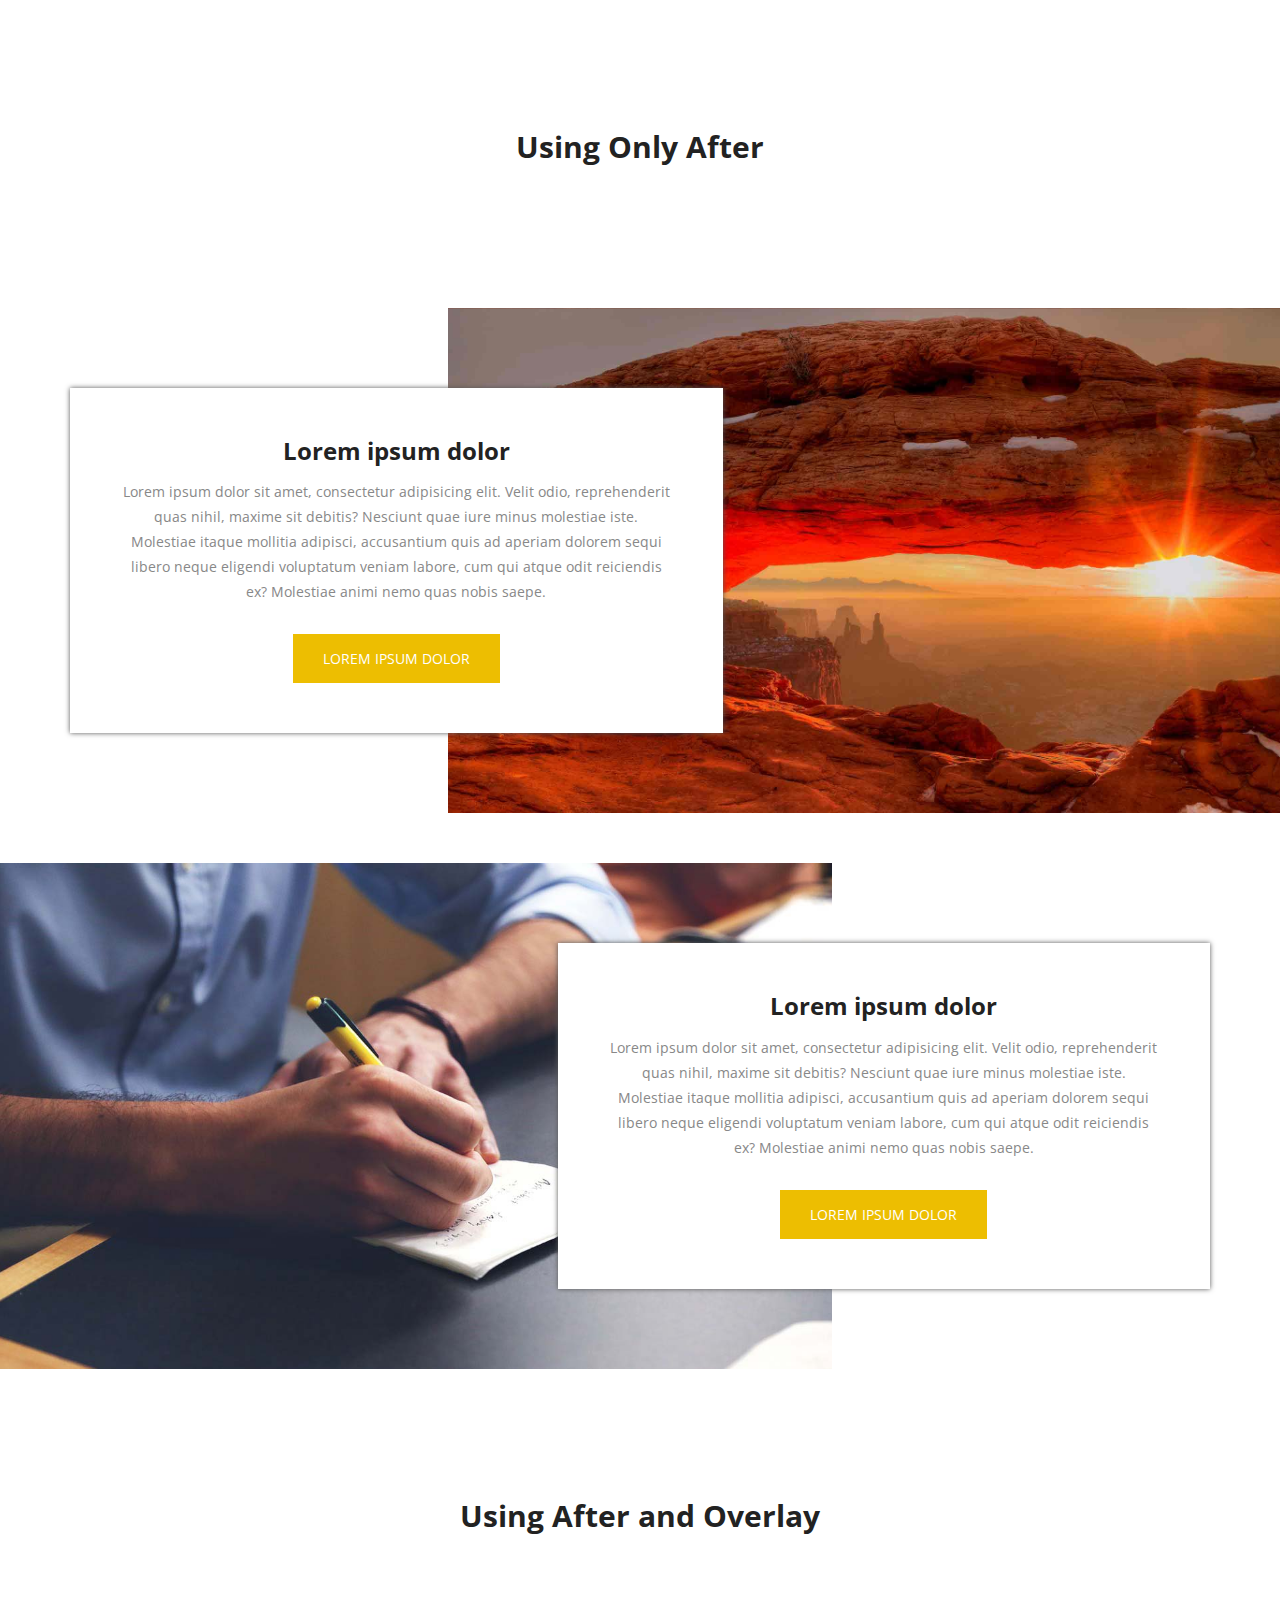
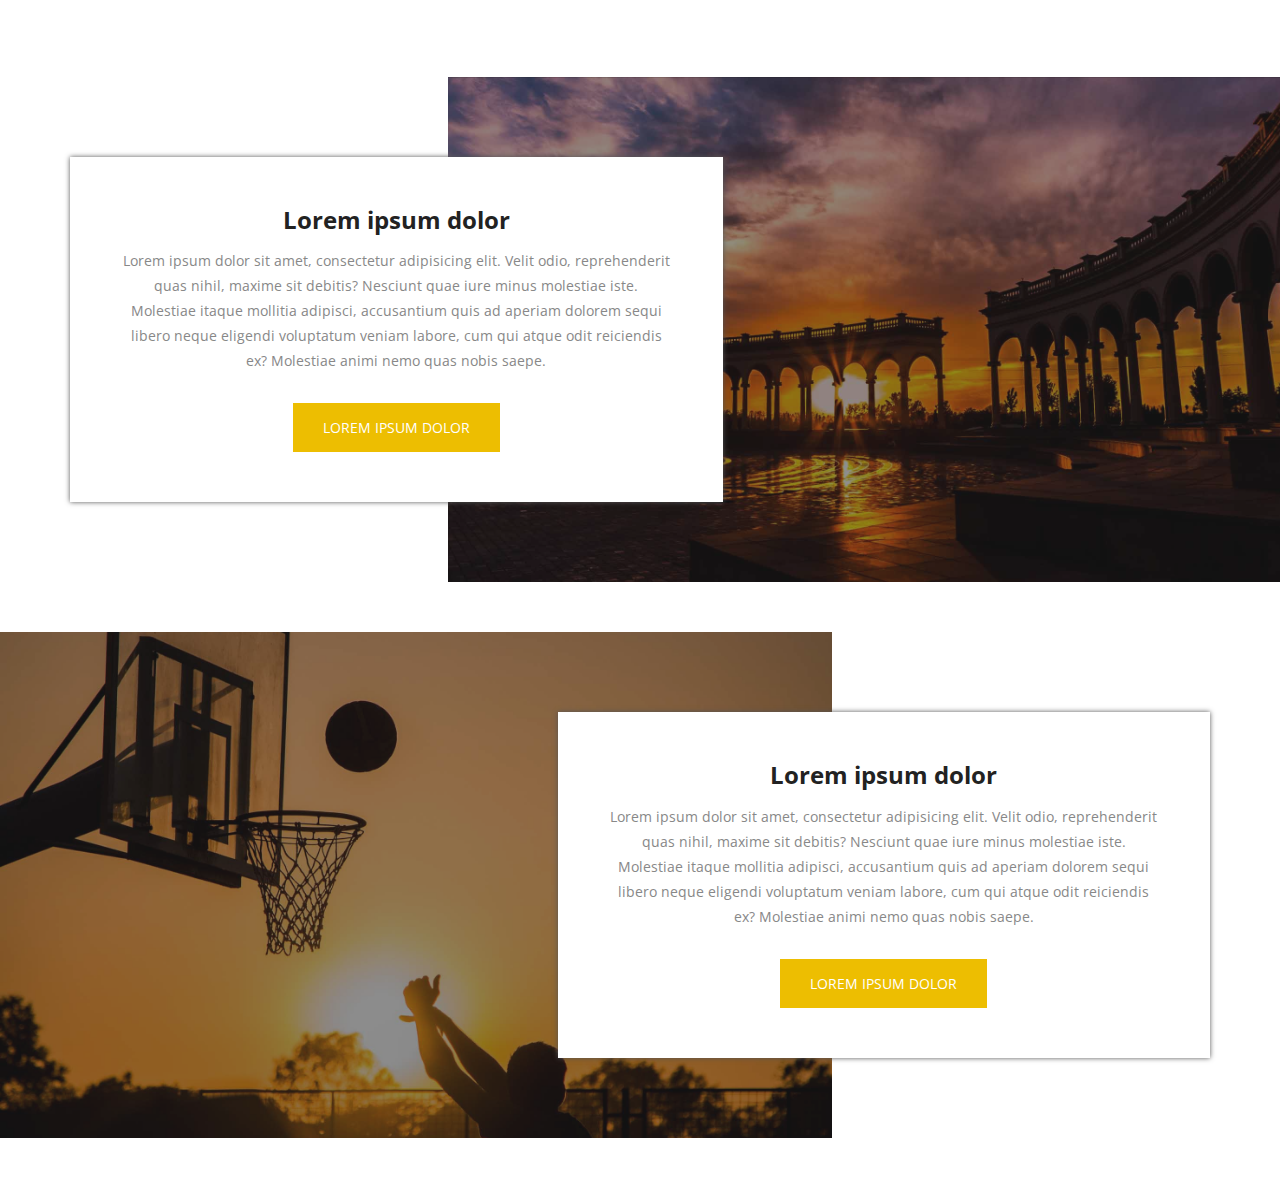
<file: class9-before-after-absolute-bg-tricks/index.html>
<!DOCTYPE html>
<html lang="en">
    <head>
        <meta charset="utf-8">
        <meta http-equiv="X-UA-Compatible" content="IE=edge">
        <meta name="viewport" content="width=device-width, initial-scale=1">

        <title>Class9 - Before After Absolute Bg Tricks</title>

        <link href="https://fonts.googleapis.com/css?family=Open+Sans:300,400,400i,600,600i,700,700i,900,900i" rel="stylesheet">

        <link href="assets/css/bootstrap.min.css" rel="stylesheet">
        <link href="assets/css/font-awesome.min.css" rel="stylesheet">
        <link href="assets/css/owl.carousel.min.css" rel="stylesheet">
        <link href="assets/css/style.css" rel="stylesheet">
        <link href="assets/css/responsive.css" rel="stylesheet">
        
    </head>
    <body>
        
        <div class="section-padding">
            <div class="container">
                <div class="row">
                    <div class="col-md-6 col-md-offset-3 text-center">
                        <h2>Using Only After</h2>
                    </div>
                </div>
            </div>
        </div>

        <div class="section-padding absolute-bg-1">
            <div class="container">
                <div class="row">
                    <div class="col-md-7">
                        <div class="boxed-content">
                            <h3>Lorem ipsum dolor</h3>
                            <p>Lorem ipsum dolor sit amet, consectetur adipisicing elit. Velit odio, reprehenderit quas nihil, maxime sit debitis? Nesciunt quae iure minus molestiae iste. Molestiae itaque mollitia adipisci, accusantium quis ad aperiam dolorem sequi libero neque eligendi voluptatum veniam labore, cum qui atque odit reiciendis ex? Molestiae animi nemo quas nobis saepe.</p>
                            <a href="" class="boxed-btn">Lorem ipsum dolor</a>
                        </div>
                    </div>
                </div>
            </div>
        </div>
        <div class="section-padding absolute-bg-2">
            <div class="container">
                <div class="row">
                    <div class="col-md-7 col-md-offset-5">
                        <div class="boxed-content">
                            <h3>Lorem ipsum dolor</h3>
                            <p>Lorem ipsum dolor sit amet, consectetur adipisicing elit. Velit odio, reprehenderit quas nihil, maxime sit debitis? Nesciunt quae iure minus molestiae iste. Molestiae itaque mollitia adipisci, accusantium quis ad aperiam dolorem sequi libero neque eligendi voluptatum veniam labore, cum qui atque odit reiciendis ex? Molestiae animi nemo quas nobis saepe.</p>
                            <a href="" class="boxed-btn">Lorem ipsum dolor</a>
                        </div>
                    </div>
                </div>
            </div>
        </div>

        <div class="section-padding">
            <div class="container">
                <div class="row">
                    <div class="col-md-6 col-md-offset-3 text-center">
                        <h2>Using After and Overlay</h2>
                    </div>
                </div>
            </div>
        </div>

        <div class="section-padding">
            <div class="absolute-bg absolute-bg-3"></div>
            <div class="container">
                <div class="row">
                    <div class="col-md-7">
                        <div class="boxed-content">
                            <h3>Lorem ipsum dolor</h3>
                            <p>Lorem ipsum dolor sit amet, consectetur adipisicing elit. Velit odio, reprehenderit quas nihil, maxime sit debitis? Nesciunt quae iure minus molestiae iste. Molestiae itaque mollitia adipisci, accusantium quis ad aperiam dolorem sequi libero neque eligendi voluptatum veniam labore, cum qui atque odit reiciendis ex? Molestiae animi nemo quas nobis saepe.</p>
                            <a href="" class="boxed-btn">Lorem ipsum dolor</a>
                        </div>
                    </div>
                </div>
            </div>
        </div>
        <div class="section-padding">
            <div class="absolute-bg absolute-bg-4"></div>
            <div class="container">
                <div class="row">
                    <div class="col-md-7 col-md-offset-5">
                        <div class="boxed-content">
                            <h3>Lorem ipsum dolor</h3>
                            <p>Lorem ipsum dolor sit amet, consectetur adipisicing elit. Velit odio, reprehenderit quas nihil, maxime sit debitis? Nesciunt quae iure minus molestiae iste. Molestiae itaque mollitia adipisci, accusantium quis ad aperiam dolorem sequi libero neque eligendi voluptatum veniam labore, cum qui atque odit reiciendis ex? Molestiae animi nemo quas nobis saepe.</p>
                            <a href="" class="boxed-btn">Lorem ipsum dolor</a>
                        </div>
                    </div>
                </div>
            </div>
        </div>


        <script src="assets/js/jquery-2.2.4.min.js"></script>
        <script src="assets/js/owl.carousel.min.js"></script>
        <script src="assets/js/bootstrap.min.js"></script>
        <script src="assets/js/main.js"></script>
    </body>
</html>
</file>
<file: assets/css/style.css>
/* Base CSS */

@import url('https://fonts.googleapis.com/css?family=Droid+Sans|Josefin+Sans|Muli');
@import url('https://fonts.googleapis.com/css?family=Bubbler+One');
@import url('https://fonts.googleapis.com/css?family=Raleway');
.alignleft {
    float: left;
    margin-right: 15px;
}

.alignright {
    float: right;
    margin-left: 15px;
}

.aligncenter {
    display: block;
    margin: 0 auto 15px;
}

a:focus {
    outline: 0 solid
}

img {
    max-width: 100%;
    height: auto;
}

h1,
h2,
h3,
h4,
h5,
h6 {
    margin: 0 0 15px;
    font-weight: 700;
}

body {
    color: #fff;
    overflow-x: hidden;
}

a:hover {
    text-decoration: none
}

.course-practise-header {
    position: fixed;
    z-index: 5;
}

.course-site-head {
    background-color: #333;
    height: 54px;
    /* border-bottom-right-radius: 64px; */
    margin-left: 90px;
    z-index: 5;
}

.course-site-head h2 {
    padding-top: 18px;
    font-size: 15px;
}

.Author-bg {
    background-image: url(../img/author-f.png);
    width: 60px;
    height: 60px;
    display: inline-block;
    margin-left: -55px;
    margin-top: -3px;
}

.Author-Name {
    font-family: 'Josefin Sans', sans-serif;
    display: inline-block;
}

.Course-Name {
    font-family: 'Bubbler One', sans-serif;
    display: inline-block;
    float: right;
}

.highlight-color {
    color: #FFC600;
}

.class-list-view-row {
    background-color: #f5f5f5;
    z-index: 2;
    margin-top: 45px;
}

.table-bordered {
    border: 1px solid #dddddd;
    border-collapse: separate;
    border-left: 0;
    -webkit-border-radius: 4px;
    -moz-border-radius: 4px;
    border-radius: 4px;
}

.table {
    width: 100%;
    margin-bottom: 20px;
    background-color: transparent;
    border-collapse: collapse;
    border-spacing: 0;
    display: table;
    z-index: 2;
}

.widget-content {
    margin-top: 30px;
    color: #333;
    position: relative;
    z-index: 3;
}

.widget.widget-table .table {
    margin-bottom: 0;
    border: none;
}

.widget.widget-table .widget-content {
    padding: 0;
}

.widget .widget-header+.widget-content {
    border-top: none;
    -webkit-border-top-left-radius: 0;
    -webkit-border-top-right-radius: 0;
    -moz-border-radius-topleft: 0;
    -moz-border-radius-topright: 0;
    border-top-left-radius: 0;
    border-top-right-radius: 0;
}

.widget .widget-content {
    padding: 20px 15px 15px;
    background: #FFF;
    border: 1px solid #D5D5D5;
    -moz-border-radius: 5px;
    -webkit-border-radius: 5px;
    border-radius: 5px;
}

.widget .widget-header {
    position: relative;
    height: 40px;
    line-height: 40px;
    background: #E9E9E9;
    background: -moz-linear-gradient(top, #fafafa 0%, #e9e9e9 100%);
    background: -webkit-gradient(linear, left top, left bottom, color-stop(0%, #fafafa), color-stop(100%, #e9e9e9));
    background: -webkit-linear-gradient(top, #fafafa 0%, #e9e9e9 100%);
    background: -o-linear-gradient(top, #fafafa 0%, #e9e9e9 100%);
    background: -ms-linear-gradient(top, #fafafa 0%, #e9e9e9 100%);
    background: linear-gradient(top, #fafafa 0%, #e9e9e9 100%);
    text-shadow: 0 1px 0 #fff;
    border-radius: 5px 5px 0 0;
    box-shadow: 0 2px 5px rgba(0, 0, 0, 0.1), inset 0 1px 0 white, inset 0 -1px 0 rgba(255, 255, 255, 0.7);
    border-bottom: 1px solid #bababa;
    filter: progid:DXImageTransform.Microsoft.gradient(startColorstr='#FAFAFA', endColorstr='#E9E9E9');
    -ms-filter: "progid:DXImageTransform.Microsoft.gradient(startColorstr='#FAFAFA', endColorstr='#E9E9E9')";
    border: 1px solid #D5D5D5;
    -webkit-border-top-left-radius: 4px;
    -webkit-border-top-right-radius: 4px;
    -moz-border-radius-topleft: 4px;
    -moz-border-radius-topright: 4px;
    border-top-left-radius: 4px;
    border-top-right-radius: 4px;
    -webkit-background-clip: padding-box;
}

td {
    font-family: 'Raleway', sans-serif;
}

thead {
    display: table-header-group;
    vertical-align: middle;
    border-color: inherit;
    font-family: 'Josefin Sans', sans-serif;
    /*position: fixed;*/
}

.widget .widget-header h3 {
    top: 2px;
    position: relative;
    left: 10px;
    display: inline-block;
    margin-right: 3em;
    font-size: 14px;
    font-weight: 600;
    color: #555;
    line-height: 18px;
    text-shadow: 1px 1px 2px rgba(255, 255, 255, 0.5);
}

.widget .widget-header [class^="icon-"],
.widget .widget-header [class*=" icon-"] {
    display: inline-block;
    margin-left: 13px;
    margin-right: -2px;
    font-size: 16px;
    color: #555;
    vertical-align: middle;
}

.footer-main-content {
    background-color: #333;
    height: 56px;
    margin-top: 4px;
    text-align: center;
}

.footer-main-content h4 {
    font-family: 'Josefin Sans', sans-serif;
    text-align: center;
    margin-top: 20px;
    display: inline-block;
    position: absolute;
    left: 38%;
}

.footer-main-content ul {
    list-style: none;
    display: inline-block;
    position: relative;
    margin-top: 20px;
    margin-left: 140px;
}

.footer-main-content ul li {
    float: left;
}

.footer-main-content ul li a {
    padding: 5px;
    color: #FFC600;
    transition: .4s;
}

.footer-main-content ul li a:hover {
    color: #7d7d7d;
}

.footer-main-content ul li a.fa {
    margin-top: 2px;
}
</file>
<file: assets/css/responsive.css>
/* Medium Layout: 1280px. */
@media only screen and (min-width: 992px) and (max-width: 1200px) { 
  
    
}
/* Tablet Layout: 768px. */
@media only screen and (min-width: 768px) and (max-width: 991px) { 
 
    
}
/* Mobile Layout: 320px. */
@media only screen and (max-width: 767px) { 
 
    
}
/* Wide Mobile Layout: 480px. */
@media only screen and (min-width: 480px) and (max-width: 767px) { 

}
</file>
<file: class10-gradient-bg-owl-carousel-hero-area/assets/css/style.css>
/* Base CSS */

.alignleft {
  float: left;
  margin-right: 15px;
}

.alignright {
  float: right;
  margin-left: 15px;
}

.aligncenter {
  display: block;
  margin: 0 auto 15px;
}

a:focus {
  outline: 0 solid
}

img {
  max-width: 100%;
  height: auto;
}

h1,
h2,
h3,
h4,
h5,
h6 {
  margin: 0 0 15px;
  font-weight: 700;
  color: #222;
}

body {
  font-family: 'Open Sans', sans-serif;
}

a:focus,
input:focus,
textarea:focus,
button:focus {
  outline: 0 solid
}

a:hover,
a:link,
a:visited,
a:active {
  text-decoration: none
}

.section-padding {
  padding: 80px 0;
}

.slide-bg-1 {
  background-image: url("../img/bg-1.jpg");
}

.slide-bg-2 {
  background-image: url("../img/bg-4.jpg");
}

.slide-bg-3 {
  background-image: url("../img/bg-3.jpg");
}

.boxed-btn,
.welcome-area::after {
  background: #1d62f0;
  background: -moz-linear-gradient(45deg, #1d62f0 0%, #1ad8fd 100%);
  background: -webkit-linear-gradient(45deg, #1d62f0 0%, #1ad8fd 100%);
  background: linear-gradient(45deg, #1d62f0 0%, #1ad8fd 100%);
  filter: progid:DXImageTransform.Microsoft.gradient( startColorstr='#1d62f0', endColorstr='#1ad8fd', GradientType=1);
}

.welcome-area {
  position: relative;
  z-index: 1;
}

.welcome-area:after {
  position: absolute;
  left: 0;
  top: 0;
  width: 64%;
  height: 100%;
  content: "";
  z-index: -1;
}

.logo a {
  color: #fff;
  font-size: 25px;
  text-transform: uppercase;
  font-weight: 600;
  transition: .3s;
}

.mainmenu ul {
  margin: 0;
  padding: 0;
  list-style: none;
}

.mainmenu li {
  display: inline-block;
  position: relative;
}

.mainmenu li a {
  color: #fff;
  text-transform: uppercase;
  font-weight: 600;
  display: block;
  padding: 20px 17px;
  transition: .3s;
}

.logo a:hover {
  opacity: .7;
}

.logo a i.fa {
  color: #B9CF56;
}

.mainmenu li a:hover {
  color: #B9CF56;
}

.header-right-content a {
  color: #333;
}

.header-phone {
  font-weight: 600;
  font-size: 15px;
}

.social-links {
  display: inline-block;
  border-left: 1px solid #E2E2E2;
  padding-left: 20px;
  margin-left: 20px;
  padding-right: 50px;
}

.social-links a {
  display: inline-block;
  padding: 0 5px;
}

.header-right-content {
  padding: 18px 0;
}

.logo {
  padding: 13px 0;
}

.header-area {
  padding: 20px 0;
}

.welcome-area {
  padding-bottom: 50px;
}

.single-slide-item {
  height: 500px;
  background-size: cover;
  background-position: center;
  background-color: #333;
  width: 100%;
  display: table;
  position: relative;
  z-index: 2;
}

.single-slide-item:after {
  position: absolute;
  left: 0;
  top: 0;
  width: 100%;
  height: 100%;
  background: #333;
  content: "";
  z-index: -2;
  opacity: .6;
}

.slide-inner {
  display: table-cell;
  vertical-align: middle;
  width: 100%;
}

.slide-text {
  max-width: 600px;
  padding: 130px;
}

.slide-text h4 {
  text-transform: uppercase;
  font-size: 18px;
  color: #2EA5C7;
  font-weight: 400;
  margin-bottom: 10px;
}

.slide-text h2 {
  color: #fff;
  font-weight: 300;
  font-size: 47px;
  margin-bottom: 50px;
}

.boxed-btn {
  display: inline-block;
  color: #fff;
  text-transform: uppercase;
  font-size: 13px;
  padding: 16px 40px;
  letter-spacing: 2px;
  transition: .3s;
}

.boxed-btn:hover {
  opacity: .9;
  color: #fff;
}

.homepage-slides .owl-nav div {
  display: inline-block;
  color: #fff;
  margin-right: 20px;
  margin-top: 20px;
  font-size: 20px;
  opacity: .7;
}
</file>
<file: class10-gradient-bg-owl-carousel-hero-area/assets/css/responsive.css>
/* Medium Layout: 1280px. */
@media only screen and (min-width: 992px) and (max-width: 1200px) { 
  
    
}
/* Tablet Layout: 768px. */
@media only screen and (min-width: 768px) and (max-width: 991px) { 
 
    
}
/* Mobile Layout: 320px. */
@media only screen and (max-width: 767px) { 
 
    
}
/* Wide Mobile Layout: 480px. */
@media only screen and (min-width: 480px) and (max-width: 767px) { 

}
</file>
<file: class11-pricing-table/assets/css/style.css>
/* Base CSS */

.alignleft {
    float: left;
    margin-right: 15px;
}

.alignright {
    float: right;
    margin-left: 15px;
}

.aligncenter {
    display: block;
    margin: 0 auto 15px;
}

a:focus {
    outline: 0 solid
}

img {
    max-width: 100%;
    height: auto;
}

h1,
h2,
h3,
h4,
h5,
h6 {
    margin: 0 0 15px;
    font-weight: 700;
    color: #222;
}

body {
    font-family: 'Open Sans', sans-serif;
}

a:focus,
input:focus,
textarea:focus,
button:focus {
    outline: 0 solid
}

a:hover,
a:link,
a:visited,
a:active {
    text-decoration: none
}

.section-padding {
    padding: 80px 0;
}

.pricing-title-wrap {
    background-image: url("../img/bg-1.jpg");
}

.pricing-title-wrap {
    background-size: cover;
    background-position: center;
    background-color: #222;
    text-align: center;
    padding-bottom: 200px;
}

.pricing-title-wrap h2 {
    font-weight: 400;
    color: #fff;
    font-size: 35px;
    margin: 0;
}

.pricing-header {
    background: #2B303B;
    display: table;
    width: 100%;
    height: 220px;
    position: relative;
}

.pricing-header-inner {
    display: table-cell;
    vertical-align: middle;
    text-align: center;
    width: 100%;
    color: #91949A;
}

.pricing-header-inner h2 {
    color: #fff;
    font-size: 40px;
    font-weight: 400;
    margin-bottom: 30px;
}

.special-pricing-text {
    position: absolute;
    left: 0;
    top: -40px;
    width: 100%;
    height: 40px;
    background: #21252D;
    text-align: center;
    color: #fff;
    text-transform: uppercase;
    font-size: 15px;
    font-weight: 600;
    margin: 0;
    padding: 10px;
    letter-spacing: 2px;
}

.pricing-subtitle {
    background: #F0F0F0;
    text-align: center;
    color: #21252D;
    text-transform: uppercase;
    font-weight: 600;
    font-size: 15px;
    padding: 16px;
    letter-spacing: 1px;
}

.pricing-content {
    padding: 30px;
    font-size: 15px;
    background: #fdfdfd;
}

.pricing-content p {
    margin-bottom: 18px;
}

.pricing-content .pricing-note {
    margin: 0;
    font-size: 13px;
    opacity: .5;
    margin-left: -15px;
}

.pricing-list-wrap {
    margin-top: -110px;
}

.pricing-list-wrap .row {
    margin-left: -5px;
    margin-right: -5px;
}

.pricing-list-wrap .col-md-4 {
    padding-left: 5px;
    padding-right: 5px;
}
</file>
<file: class11-pricing-table/assets/css/responsive.css>
/* Medium Layout: 1280px. */
@media only screen and (min-width: 992px) and (max-width: 1200px) { 
  
    
}
/* Tablet Layout: 768px. */
@media only screen and (min-width: 768px) and (max-width: 991px) { 
 
    
}
/* Mobile Layout: 320px. */
@media only screen and (max-width: 767px) { 
 
    
}
/* Wide Mobile Layout: 480px. */
@media only screen and (min-width: 480px) and (max-width: 767px) { 

}
</file>
<file: class4-using-owl-carousel/assets/css/style.css>
/* Base CSS */

.alignleft {
    float: left;
    margin-right: 15px;
}

.alignright {
    float: right;
    margin-left: 15px;
}

.aligncenter {
    display: block;
    margin: 0 auto 15px;
}

a:focus {
    outline: 0 solid
}

img {
    max-width: 100%;
    height: auto;
}

h1,
h2,
h3,
h4,
h5,
h6 {
    margin: 0 0 15px;
    font-weight: 700;
    color: #222;
}

body {
    font-family: 'Open Sans', sans-serif;
    background-color: #F5F5F5;
}

a:hover {
    text-decoration: none
}

.section-padding {
    padding: 80px 0;
}

.section-title h2 {
    text-transform: uppercase;
    font-size: 36px;
    font-weight: 400;
    color: #00C2FF;
}

.section-title {
    color: #555;
    font-size: 16px;
    line-height: 26px;
}

.section-title-separator {
    position: relative;
    height: 2px;
    background: #00C2FF;
    width: 300px;
    display: block;
    margin: 20px auto 20px;
}

.section-title-separator:after {
    position: absolute;
    left: 50%;
    width: 100px;
    height: 4px;
    background: #00C2FF;
    content: "";
    margin-left: -50px;
    bottom: -1px;
}

.team-carousel {
    margin-top: 40px;
}

.single-team-box {
    background: #fff;
    padding: 20px;
    border-radius: 5px;
    text-align: center;
}

.single-team-box img {
    max-width: 200px;
    display: block;
    margin: 5px auto 30px;
    border-radius: 50%;
}

.team-description {
    color: #555;
    font-size: 15px;
    line-height: 25px;
}

.team-description span {
    color: #00C2FF;
    padding: 10px;
}

.single-team-box h4 {
    text-transform: uppercase;
    color: #00C2FF;
    font-size: 16px;
    margin: 0;
    margin-top: 30px;
    margin-bottom: 5px;
}

.single-team-box h4 span {
    display: block;
    color: #555;
    font-size: 14px;
    margin-top: 8px;
    text-transform: none;
}

.team-carousel .owl-nav div {
    position: absolute;
    width: 35px;
    height: 35px;
    background: #00C2FF;
    color: #fff;
    font-size: 25px;
    line-height: 32px;
    text-align: center;
    border-radius: 50%;
    left: -60px;
    top: 50%;
    margin-top: -17px;
    transition: .3s;
}

.team-carousel .owl-nav div.owl-next {
    left: auto;
    right: -60px;
    padding-left: 2px;
}

.team-carousel .owl-nav div:hover {
    background-color: #05B2E9;
}
</file>
<file: class4-using-owl-carousel/assets/css/responsive.css>
/* Medium Layout: 1280px. */
@media only screen and (min-width: 992px) and (max-width: 1200px) { 
  
    
}
/* Tablet Layout: 768px. */
@media only screen and (min-width: 768px) and (max-width: 991px) { 
 
    
}
/* Mobile Layout: 320px. */
@media only screen and (max-width: 767px) { 
 
    
}
/* Wide Mobile Layout: 480px. */
@media only screen and (min-width: 480px) and (max-width: 767px) { 

}
</file>
<file: class5-vertically-centered-before-after-hover-effect/assets/css/style.css>
/* Base CSS */

.alignleft {
    float: left;
    margin-right: 15px;
}

.alignright {
    float: right;
    margin-left: 15px;
}

.aligncenter {
    display: block;
    margin: 0 auto 15px;
}

a:focus {
    outline: 0 solid
}

img {
    max-width: 100%;
    height: auto;
}

h1,
h2,
h3,
h4,
h5,
h6 {
    margin: 0 0 15px;
    font-weight: 700;
    color: #222;
}

body {
    font-family: 'Open Sans', sans-serif;
    background-color: #F5F5F5;
}

a:hover {
    text-decoration: none
}

.section-padding {
    padding: 80px 0;
}

.author-img {
    position: relative;
    overflow: hidden;
}

.author-img-hover {
    position: absolute;
    left: 0;
    top: 0;
    right: 0;
    bottom: 0;
    height: 100%;
    width: 100%;
    z-index: 1;
}

.author-img-hover:after {
    position: absolute;
    left: 0;
    top: 0;
    width: 100%;
    height: 100%;
    background: #ddd;
    content: "";
    z-index: -1;
    opacity: 0.8;
}

.author-img-hover-inner {
    display: table;
    width: 100%;
    height: 100%;
}

.author-img-hover-wrap {
    display: table-cell;
    vertical-align: middle;
    padding: 20px;
    font-size: 16px;
    color: #666;
    text-align: center;
}

.author-img-hover h2 {
    font-size: 20px;
    font-weight: 300;
    text-transform: uppercase;
    color: #666;
    letter-spacing: 4px;
}

body {
    font-weight: 300;
}

.social-links a {
    color: #828282;
    display: inline-block;
    padding: 10px;
    transition: .3s;
}

.social-links a:hover {
    opacity: .7;
}

.single-team-box h3 {
    text-transform: uppercase;
    font-size: 20px;
    font-weight: 300;
    color: #777;
    letter-spacing: 4px;
    margin: 0;
    margin-top: 30px;
    text-align: center;
    transition: .3s;
}

.single-team-box h3 span {
    display: block;
    font-size: 70%;
    margin-top: 15px;
    opacity: .7;
}

.author-img-hover-1 {
    top: 0;
    left: -100%;
    transition: .3s;
    visibility: hidden;
}

.single-team-box:hover .author-img-hover-1 {
    left: 0;
    visibility: visible;
}

.author-img-hover-2 {
    top: -100%;
    transition: .3s;
    visibility: hidden;
}

.single-team-box:hover .author-img-hover-2 {
    top: 0;
    visibility: visible;
}

.author-img-hover-3 {
    left: auto;
    bottom: auto;
    top: 0;
    right: -100%;
    transition: .3s;
    visibility: hidden;
}

.single-team-box:hover .author-img-hover-3 {
    left: auto;
    bottom: auto;
    top: 0;
    right: 0;
    visibility: visible;
}

.author-img-hover-4 {
    top: auto;
    right: auto;
    left: 0;
    bottom: -100%;
    transition: .3s;
    visibility: hidden;
}

.single-team-box:hover .author-img-hover-4 {
    top: auto;
    right: auto;
    left: 0;
    bottom: 0;
    visibility: visible;
}

.author-img-hover-5 {
    top: auto;
    right: auto;
    left: -100%;
    bottom: -100%;
    transition: .3s;
    visibility: hidden;
}

.single-team-box:hover .author-img-hover-5 {
    top: auto;
    right: auto;
    left: 0;
    bottom: 0;
    visibility: visible;
}

.author-img-hover-6 {
    top: -100%;
    right: -100%;
    left: auto;
    bottom: auto;
    transition: .3s;
    visibility: hidden;
}

.single-team-box:hover .author-img-hover-6 {
    top: 0;
    right: 0;
    left: auto;
    bottom: auto;
    visibility: visible;
}

.single-team-box:hover h3 {
    color: #000;
}
</file>
<file: class5-vertically-centered-before-after-hover-effect/assets/css/responsive.css>
/* Medium Layout: 1280px. */
@media only screen and (min-width: 992px) and (max-width: 1200px) { 
  
    
}
/* Tablet Layout: 768px. */
@media only screen and (min-width: 768px) and (max-width: 991px) { 
 
    
}
/* Mobile Layout: 320px. */
@media only screen and (max-width: 767px) { 
 
    
}
/* Wide Mobile Layout: 480px. */
@media only screen and (min-width: 480px) and (max-width: 767px) { 

}
</file>
<file: class6-form-style-form-dynamic/assets/css/style.css>
/* Base CSS */

.alignleft {
    float: left;
    margin-right: 15px;
}

.alignright {
    float: right;
    margin-left: 15px;
}

.aligncenter {
    display: block;
    margin: 0 auto 15px;
}

a:focus {
    outline: 0 solid
}

img {
    max-width: 100%;
    height: auto;
}

h1,
h2,
h3,
h4,
h5,
h6 {
    margin: 0 0 15px;
    font-weight: 700;
    color: #222;
}

body {
    font-family: 'Open Sans', sans-serif;
}

a:hover {
    text-decoration: none
}

.section-padding {
    padding: 80px 0;
}


body, h2 {
  font-weight: 300;
}
.section-title {
  font-size: 20px;
  line-height: 1.9;
  margin-bottom: 50px;
}

.contact-heading {
  margin-bottom: 20px;
}
.contact-us-form {
  font-size: 18px;
  font-weight: 400;
}
.form-element {
  position: relative;
}
.form-element label {
  position: absolute;
  left: 15px;
  top: 10px;
  font-size: 14px;
  text-transform: uppercase;
}
.contact-us-form input[type="text"], .contact-us-form input[type="email"], .contact-us-form textarea {
  border: 1px solid #ddd;
  padding: 15px;
  font-size: 14px;
  width: 100%;
  border-radius: 3px;
  padding-top: 35px;
  padding-bottom: 10px;
  margin-bottom: 5px;
  transition: .2s;
  color: #333;
}
.contact-us-form textarea {
  height: 150px;
}
.contact-us-form input[type=submit] {
  background: #6D59B0;
  border: none;
  color: #fff;
  text-transform: uppercase;
  float: right;
  font-size: 16px;
  font-weight: 600;
  padding: 8px 20px;
  border-radius: 3px;
  transition: .3s;
}
.contact-us-form input[type="submit"]:hover {
  background-color: #333;
  color: #fff;
}
.small-text {
  font-size: 14px;
  color: #999;
  padding: 9px 0;
  margin: 0;
}
.contact-us-form input[type="text"]:focus, .contact-us-form input[type="email"]:focus, .contact-us-form textarea:focus {
  background: #F0F0F0;
  color: #333;
}
</file>
<file: class6-form-style-form-dynamic/assets/css/responsive.css>
/* Medium Layout: 1280px. */
@media only screen and (min-width: 992px) and (max-width: 1200px) { 
  
    
}
/* Tablet Layout: 768px. */
@media only screen and (min-width: 768px) and (max-width: 991px) { 
 
    
}
/* Mobile Layout: 320px. */
@media only screen and (max-width: 767px) { 
 
    
}
/* Wide Mobile Layout: 480px. */
@media only screen and (min-width: 480px) and (max-width: 767px) { 

}
</file>
<file: class7-overlay-newsletter-subscribe-margin-minus/assets/css/style.css>
/* Base CSS */

.alignleft {
    float: left;
    margin-right: 15px;
}

.alignright {
    float: right;
    margin-left: 15px;
}

.aligncenter {
    display: block;
    margin: 0 auto 15px;
}

a:focus {
    outline: 0 solid
}

img {
    max-width: 100%;
    height: auto;
}

h1,
h2,
h3,
h4,
h5,
h6 {
    margin: 0 0 15px;
    font-weight: 700;
    color: #222;
}

body {
    font-family: 'Open Sans', sans-serif;
}

a:hover {
    text-decoration: none
}

.section-padding {
    padding: 80px 0;
}

.newsletter-bg {
    background-image: url("../img/bg.jpg")
}

.newsletter-bg {
    color: #fff;
    position: relative;
    z-index: 1;
    background-color: #ddd;
    background-size: cover;
    background-position: center;
    text-align: center;
    padding-bottom: 160px;
}

.newsletter-bg h2 {
    text-transform: uppercase;
    font-size: 28px;
    font-weight: 900;
    color: #fff;
    margin-bottom: 50px;
}

.newsletter-bg:after {
    position: absolute;
    left: 0;
    top: 0;
    width: 100%;
    height: 100%;
    background: #000;
    content: "";
    z-index: -1;
    opacity: .5;
}

.newsletter-form input[type=email] {
    color: #fff;
    border: 1px solid #82756F;
    background: #333;
    padding: 12px 20px;
    border-radius: 50px;
    opacity: .5;
    width: 74%;
}

.newsletter-form input[type=submit] {
    background: #2AB89D;
    color: #fff;
    border: none;
    text-transform: uppercase;
    font-weight: 700;
    padding: 13px 20px;
    border-radius: 50px;
    width: 25%;
    transition: .3s;
}
.newsletter-form input[type=submit]:hover {
    background-color: #1FA88E;
    color: #fff;
}

.newsletter-text {
    font-style: italic;
    font-weight: 600;
    margin-top: 15px;
}

.bordered-boxes {
    overflow: hidden;
    border-right: 1px solid #EEEEEE;
    color: #888;
    margin-top: -160px;
    position: relative;
    z-index: 9;
    background: #fff;
}

.single-bordered-box {
    float: left;
    width: 50%;
    border-left: 1px solid #EEEEEE;
    border-bottom: 1px solid #EEEEEE;
    border-top: 1px solid #EEEEEE;
    padding: 50px 80px;
    text-align: center;
    min-height: 315px;
}

.single-bordered-box h3 {
    font-size: 20px;
    text-transform: uppercase;
    margin-bottom: 40px;
}

.single-testimonial-box {
    font-style: italic;
    line-height: 1.7;
}

.author-name {
    font-style: normal;
    color: #333;
    font-weight: 700;
    text-transform: uppercase;
    margin-top: 20px;
}

.boxed-btn {
    background: #333;
    color: #fff;
    text-transform: uppercase;
    font-size: 12px;
    padding: 10px 30px;
    font-weight: 700;
    border-radius: 50px;
    display: inline-block;
    margin-top: 20px;
    transition: .3s;
}

.boxed-btn:hover {
    color: #fff;
    background-color: #111;
}

.boxed-btn i.fa {
    padding-left: 5px;
}
</file>
<file: class7-overlay-newsletter-subscribe-margin-minus/assets/css/responsive.css>
/* Medium Layout: 1280px. */
@media only screen and (min-width: 992px) and (max-width: 1200px) { 
  
    
}
/* Tablet Layout: 768px. */
@media only screen and (min-width: 768px) and (max-width: 991px) { 
 
    
}
/* Mobile Layout: 320px. */
@media only screen and (max-width: 767px) { 
 
    
}
/* Wide Mobile Layout: 480px. */
@media only screen and (min-width: 480px) and (max-width: 767px) { 

}
</file>
<file: class8-owl-carousel-customize/assets/css/style.css>
/* Base CSS */

.alignleft {
    float: left;
    margin-right: 15px;
}

.alignright {
    float: right;
    margin-left: 15px;
}

.aligncenter {
    display: block;
    margin: 0 auto 15px;
}

a:focus {
    outline: 0 solid
}

img {
    max-width: 100%;
    height: auto;
}

h1,
h2,
h3,
h4,
h5,
h6 {
    margin: 0 0 15px;
    font-weight: 700;
    color: #222;
}

body {
    font-family: 'Open Sans', sans-serif;
}

a:hover {
    text-decoration: none
}

.section-padding {
    padding: 80px 0;
}

.product-box-bg-1 {
    background-image: url("../img/man-1.jpg")
}

.product-box-bg-2 {
    background-image: url("../img/man-2.jpg")
}

.product-box-bg-3 {
    background-image: url("../img/man-3.jpg")
}

.product-box-bg-4 {
    background-image: url("../img/man-4.jpg")
}

.product-box-bg-5 {
    background-image: url("../img/man-5.jpg")
}

.section-title h2 {
    text-transform: uppercase;
    margin-bottom: 45px;
}

.product-box-bg {
    background-size: cover;
    background-color: #ddd;
    background-position: center top;
    height: 330px;
    position: relative;
    z-index: 1;
}

.ticker {
    position: absolute;
    right: 15px;
    top: 15px;
    background: #333;
    width: 40px;
    height: 40px;
    text-transform: uppercase;
    text-align: center;
    line-height: 40px;
    font-weight: 700;
    color: #fff;
    border-radius: 50%;
    font-size: 11px;
}

.ticker-green {
    background-color: #2AB89D;
}

.ticker-red {
    background-color: #F84F4C;
}

.ticker-none {
    display: none;
}

.product-bottom-hover {
    position: absolute;
    left: 50%;
    width: 200px;
    margin-left: -100px;
    bottom: -25px;
    background: #fff;
    border-right: 1px solid #e5e5e5;
    transition: .3s;
    opacity: 0;
    visibility: hidden;
}

.product-bottom-hover a {
    display: block;
    float: left;
    width: 33.333333%;
    text-align: center;
    padding: 15px;
    border-left: 1px solid #e5e5e5;
    border-top: 1px solid #e5e5e5;
    border-bottom: 1px solid #e5e5e5;
    color: #333;
    font-size: 16px;
    transition: .3s;
}

.product-bottom-hover a:hover {
    background-color: #333;
    color: #fff;
}

.single-product-box:hover .product-bottom-hover {
    opacity: 1;
    visibility: visible;
    bottom: 30px;
}

.single-product-box {
    text-align: center;
}

.single-product-box h4 {
    margin-top: 20px;
    font-size: 15px;
    font-weight: 400;
    margin-bottom: 10px;
}

.product-price-old {
    color: #999;
    font-size: 18px;
    font-style: italic;
    text-decoration: line-through;
    margin-right: 5px;
}

.product-price-current {
    font-size: 18px;
    font-weight: 700;
}

.product-carousel .owl-nav div {
    position: absolute;
    width: 50px;
    height: 50px;
    background: #555;
    color: #fff;
    text-align: center;
    font-size: 23px;
    line-height: 46px;
    border-radius: 50%;
    left: -25px;
    top: 34%;
    opacity: .7;
}

.product-carousel .owl-nav div.owl-next {
    left: auto;
    right: -25px;
}

.product-carousel .owl-nav div.owl-prev i.fa {
    margin-left: -7px;
}

.product-carousel .owl-nav div.owl-next i.fa {
    margin-right: -7px;
}
</file>
<file: class8-owl-carousel-customize/assets/css/responsive.css>
/* Medium Layout: 1280px. */
@media only screen and (min-width: 992px) and (max-width: 1200px) { 
  
    
}
/* Tablet Layout: 768px. */
@media only screen and (min-width: 768px) and (max-width: 991px) { 
 
    
}
/* Mobile Layout: 320px. */
@media only screen and (max-width: 767px) { 
 
    
}
/* Wide Mobile Layout: 480px. */
@media only screen and (min-width: 480px) and (max-width: 767px) { 

}
</file>
<file: class9-before-after-absolute-bg-tricks/assets/css/style.css>
/* Base CSS */

.alignleft {
    float: left;
    margin-right: 15px;
}

.alignright {
    float: right;
    margin-left: 15px;
}

.aligncenter {
    display: block;
    margin: 0 auto 15px;
}

a:focus {
    outline: 0 solid
}

img {
    max-width: 100%;
    height: auto;
}

h1,
h2,
h3,
h4,
h5,
h6 {
    margin: 0 0 15px;
    font-weight: 700;
    color: #222;
}

body {
    font-family: 'Open Sans', sans-serif;
}

a:hover {
    text-decoration: none
}

.section-padding {
    padding: 80px 0;
}

.absolute-bg-1:after { background-image: url("../img/bg-1.jpg") }
.absolute-bg-2:after { background-image: url("../img/bg-2.jpg") }
.absolute-bg-3 { background-image: url("../img/bg-3.jpg") }
.absolute-bg-4 { background-image: url("../img/bg-4.jpg") }


.section-padding {
  position: relative;
  z-index: 1;
}
.section-padding.absolute-bg-1:after, .section-padding.absolute-bg-2:after, .absolute-bg {
  position: absolute;
  right: 0;
  top: 0;
  width: 65%;
  height: 100%;
  content: "";
  z-index: -1;
  background-color: #ddd;
  background-position: center;
  background-size: cover;
}
.section-padding.absolute-bg-2:after, .absolute-bg.absolute-bg-4 {
  right: auto;
  left: 0;
}

.boxed-content {
  text-align: center;
  box-shadow: 0 0 5px #555;
  padding: 50px;
  background: #fff;
  color: #888;
  line-height: 25px;
}

.boxed-btn {
  background: #EDBE01;
  color: #fff;
  text-transform: uppercase;
  padding: 12px 30px;
  display: inline-block;
  margin-top: 20px;
  transition: .3s;
}
.boxed-btn:hover {
  background-color: #CAA201;
  color: #fff;
}
.section-padding.absolute-bg-1, .section-padding.absolute-bg-2, .section-padding {
  margin: 50px 0;
}

.absolute-bg:before {
  position: absolute;
  left: 0;
  top: 0;
  width: 100%;
  height: 100%;
  background: #222;
  content: "";
  opacity: .5;
}
</file>
<file: class9-before-after-absolute-bg-tricks/assets/css/responsive.css>
/* Medium Layout: 1280px. */
@media only screen and (min-width: 992px) and (max-width: 1200px) { 
  
    
}
/* Tablet Layout: 768px. */
@media only screen and (min-width: 768px) and (max-width: 991px) { 
 
    
}
/* Mobile Layout: 320px. */
@media only screen and (max-width: 767px) { 
 
    
}
/* Wide Mobile Layout: 480px. */
@media only screen and (min-width: 480px) and (max-width: 767px) { 

}
</file>
